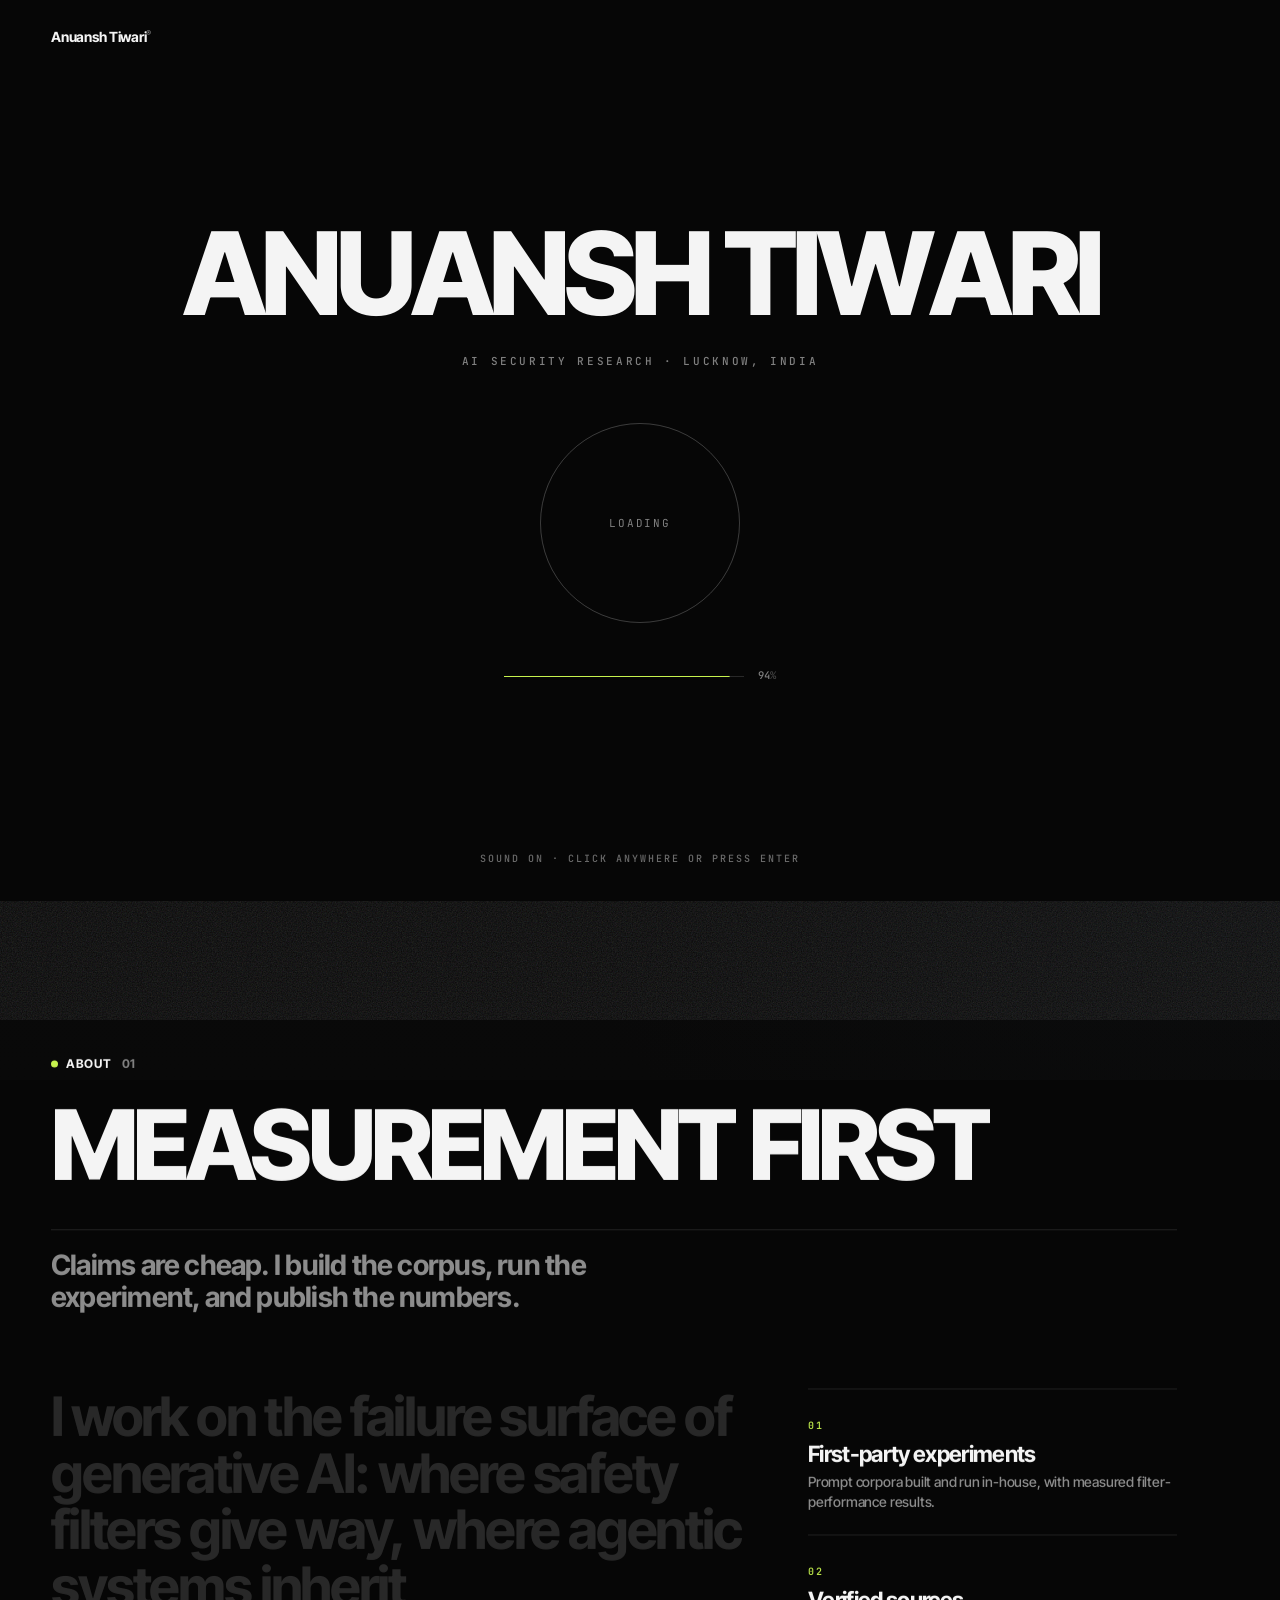
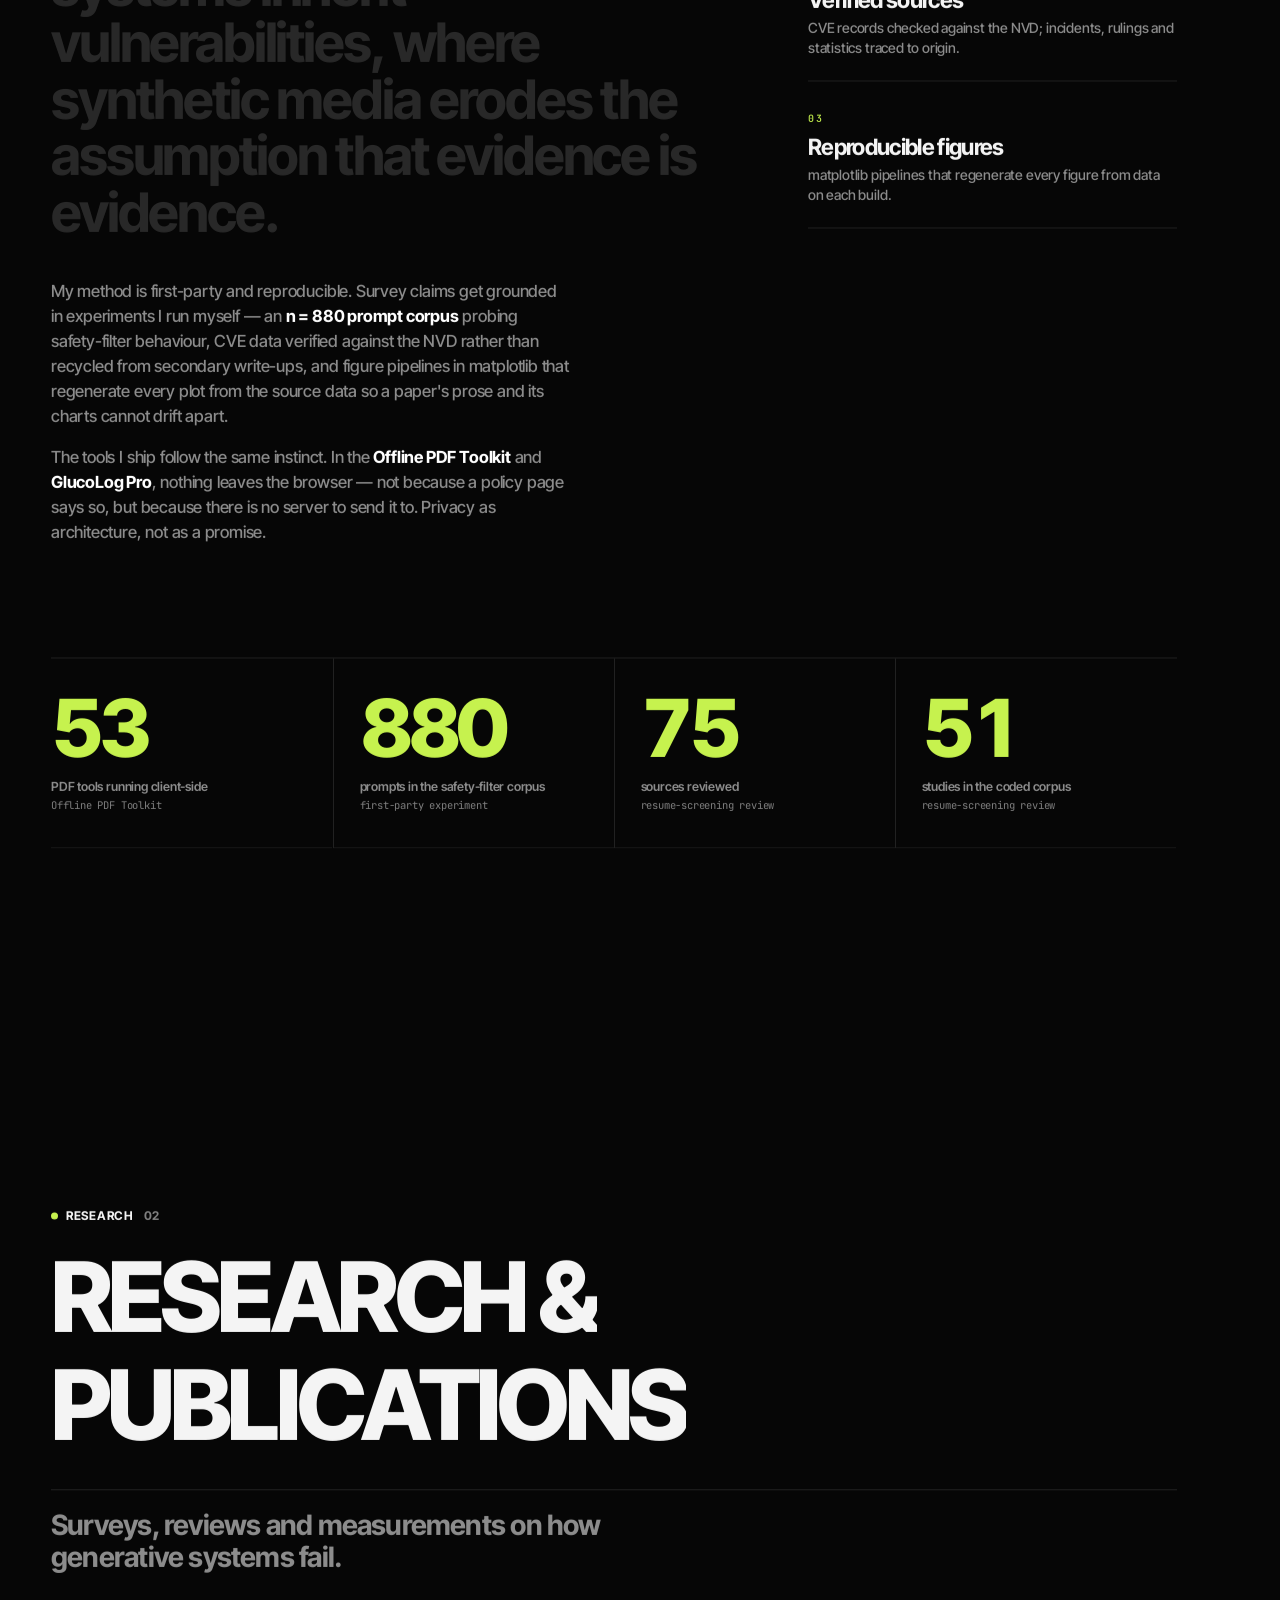
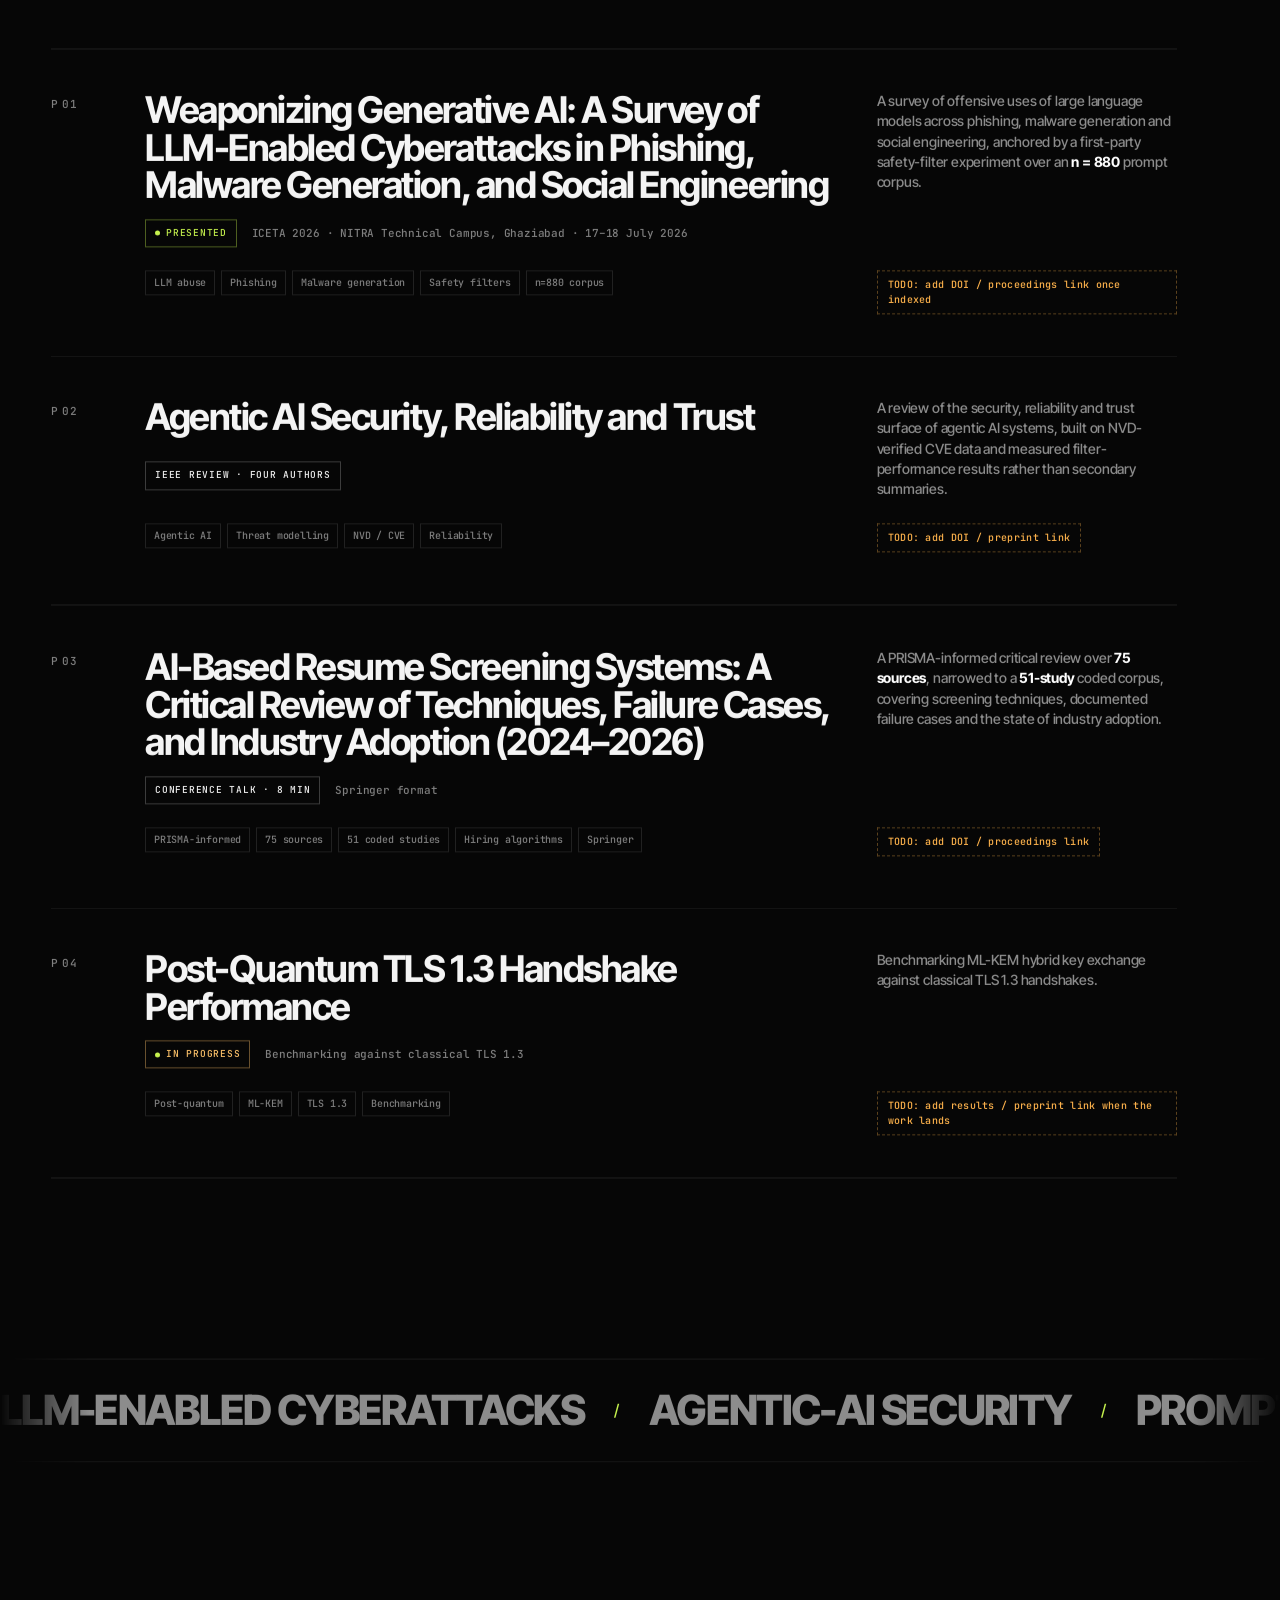
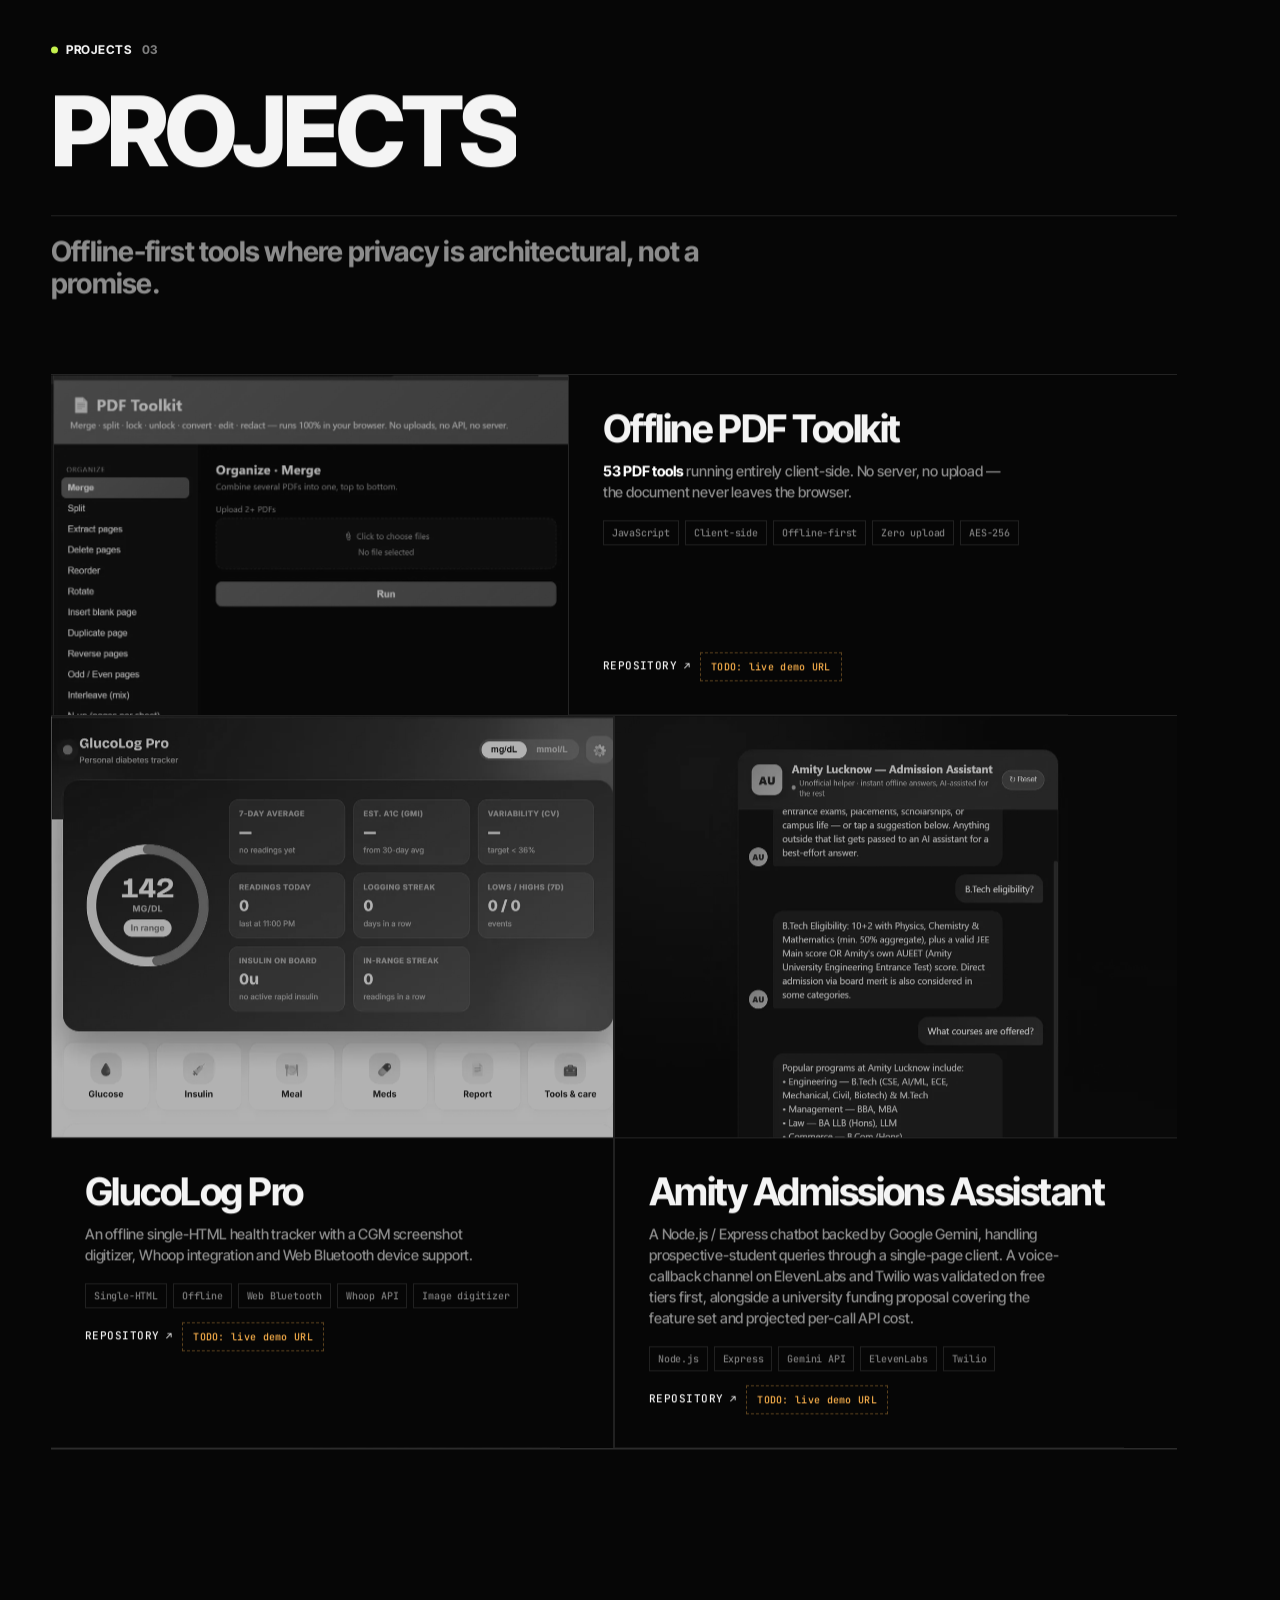
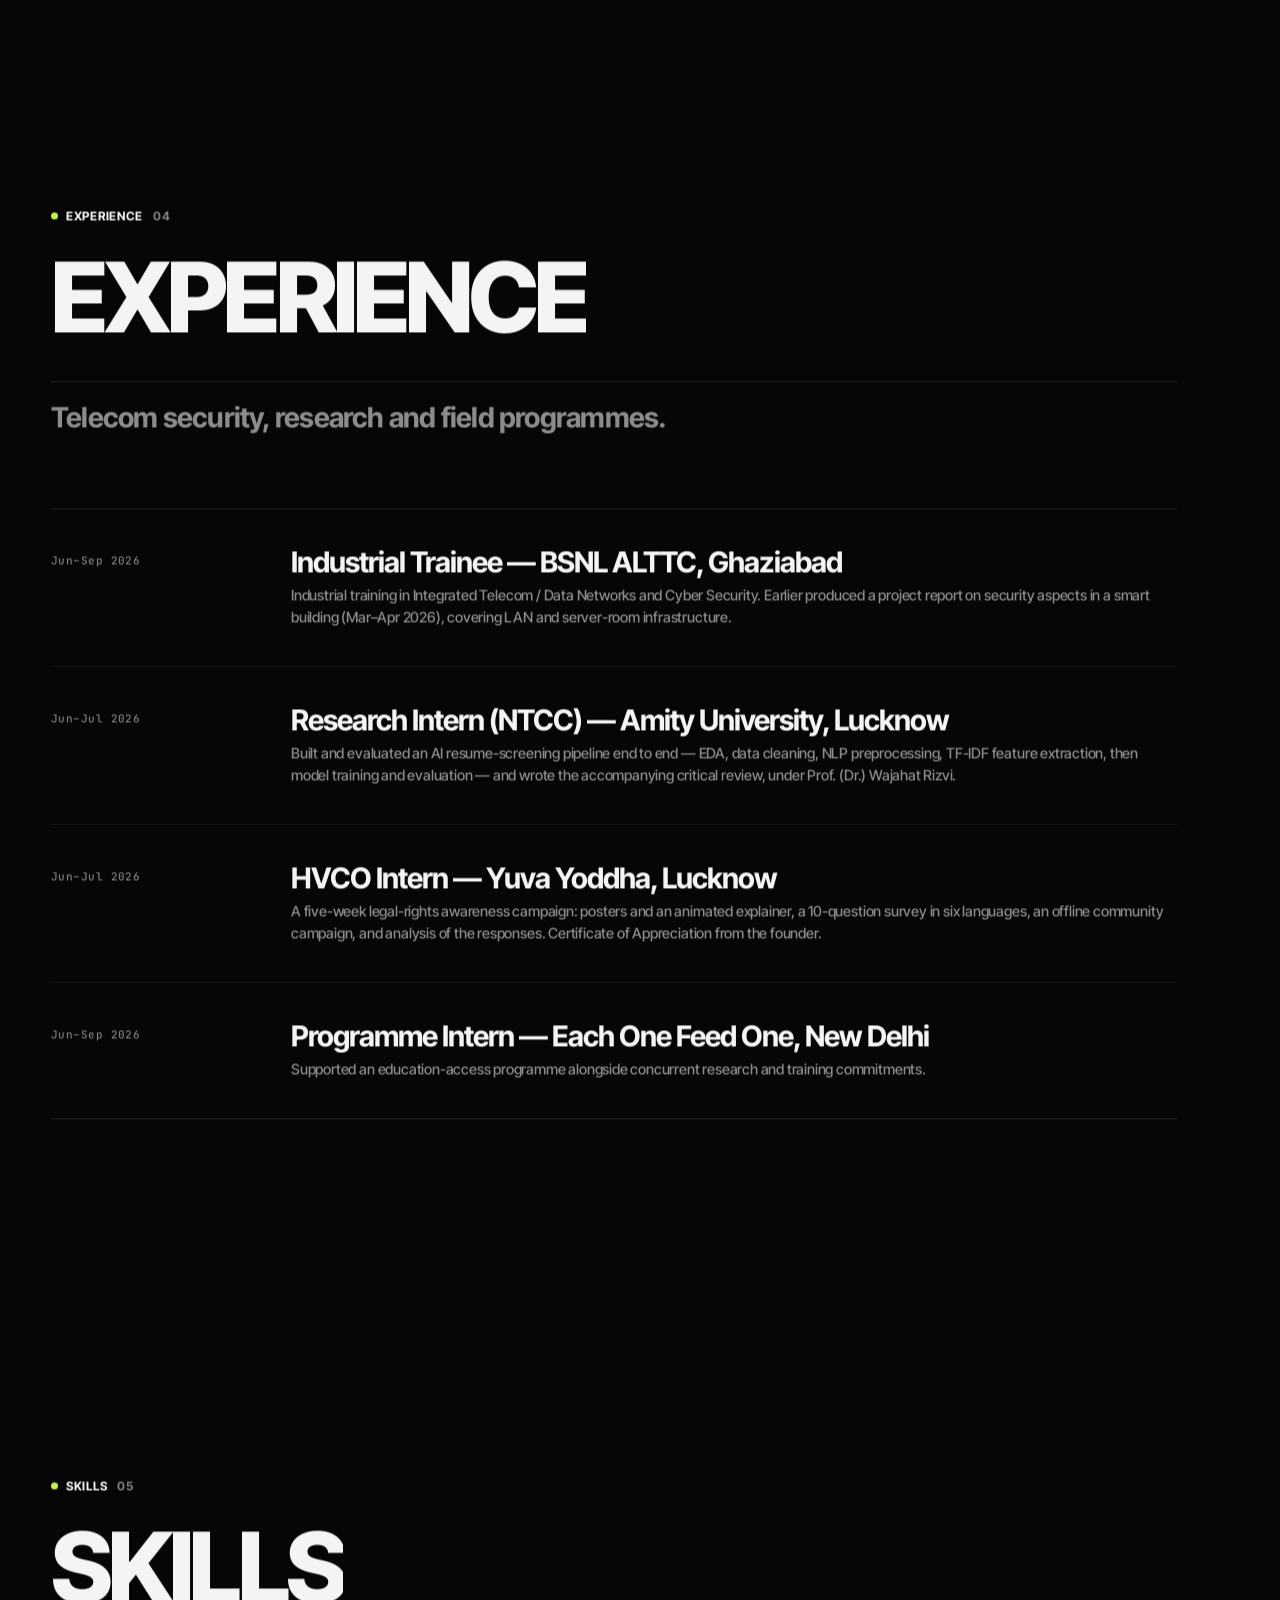
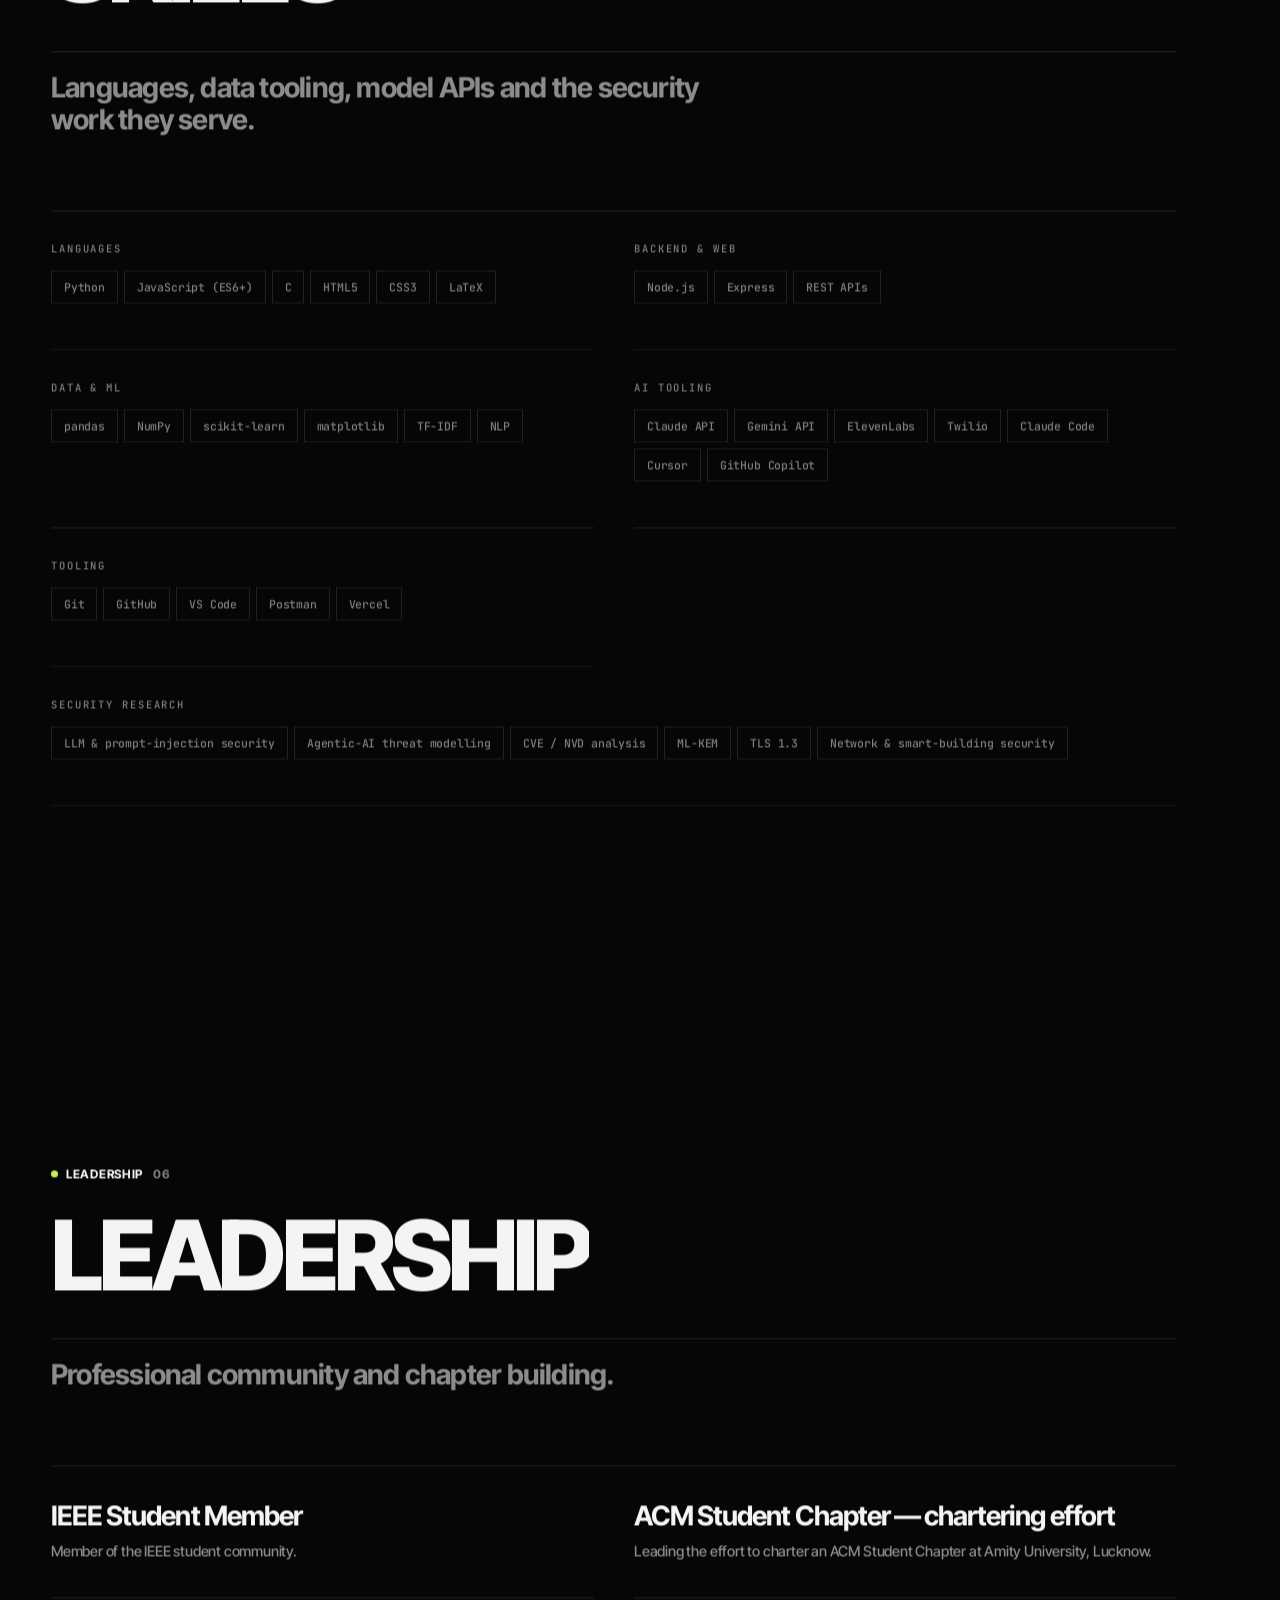
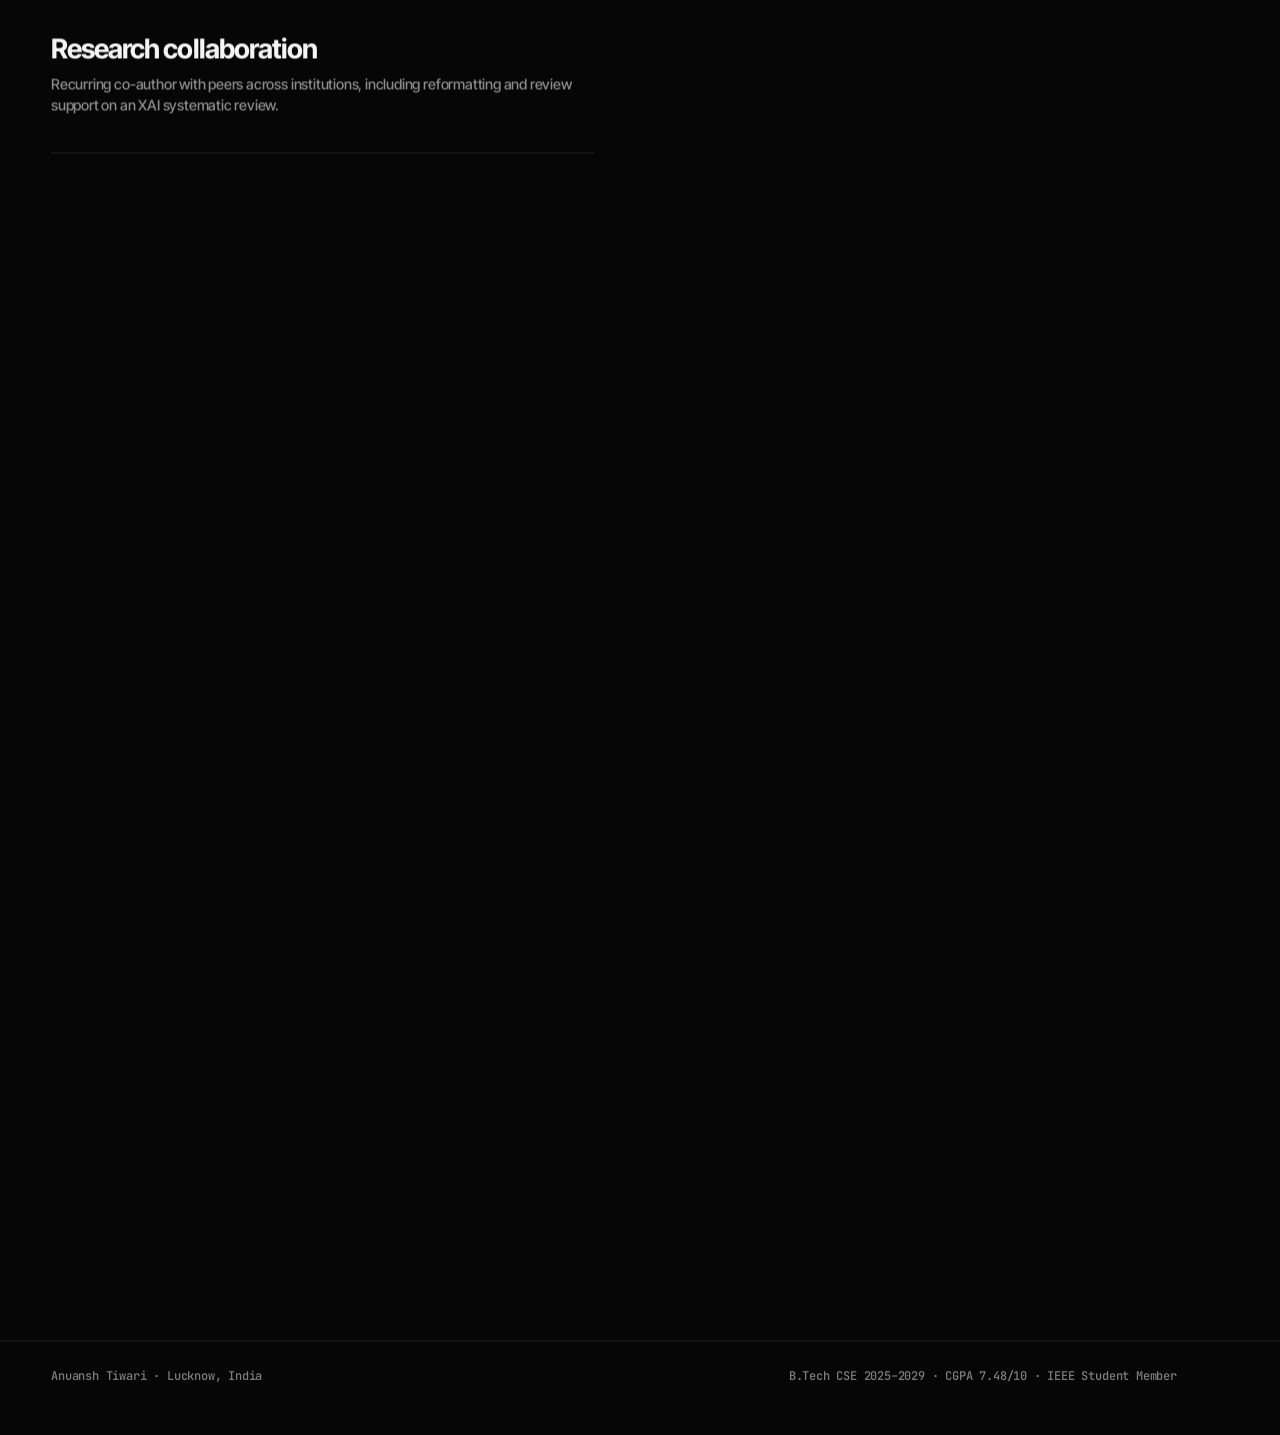
<file: index.html>
<!doctype html>
<html lang="en">
<head>
<meta charset="utf-8">
<meta name="viewport" content="width=device-width, initial-scale=1, viewport-fit=cover">
<title>Anuansh Tiwari — AI Security Research</title>
<meta name="description" content="Anuansh Tiwari — B.Tech CSE student at Amity University Uttar Pradesh, Lucknow. Research on LLM-enabled cyberattacks, agentic-AI security, AI resume screening and post-quantum cryptography.">
<meta name="author" content="Anuansh Tiwari">
<meta name="color-scheme" content="dark">
<meta name="theme-color" content="#07080a">

<meta property="og:type" content="website">
<meta property="og:title" content="Anuansh Tiwari — AI Security Research">
<meta property="og:description" content="I research how generative AI breaks — and build tools that don't.">
<!-- TODO: add og:url and og:image once the site is deployed and a social card exists -->

<link rel="icon" href="data:image/svg+xml,<svg xmlns='http://www.w3.org/2000/svg' viewBox='0 0 32 32'><rect width='32' height='32' rx='7' fill='%2307080a'/><path d='M8 23 16 9l8 14' stroke='%23c6f24e' stroke-width='2.4' fill='none' stroke-linejoin='round'/></svg>">

<link rel="preconnect" href="https://fonts.googleapis.com">
<link rel="preconnect" href="https://fonts.gstatic.com" crossorigin>
<link rel="stylesheet" href="https://fonts.googleapis.com/css2?family=Inter+Tight:wght@500;600;700;800&family=JetBrains+Mono:wght@400;500;700&display=swap">
<link rel="stylesheet" href="assets/css/style.css">
</head>

<body>
<a class="skip-link" href="#about">Skip to content</a>

<!-- Enter gate. Replaces the old auto-dismissing curtain: it does the same
     brand moment AND supplies the user gesture browsers require before audio
     may start. Once per session, keyboard-operable, instant on reduced motion. -->
<div class="gate" id="gate" hidden>
  <span class="gate__panel gate__panel--t" aria-hidden="true"></span>
  <span class="gate__panel gate__panel--b" aria-hidden="true"></span>

  <div class="gate__inner">
    <p class="gate__mark">Anuansh Tiwari<sup>&reg;</sup></p>

    <h2 class="gate__name"><span class="split" data-split="chars">Anuansh Tiwari</span></h2>
    <p class="gate__meta">AI security research &middot; Lucknow, India</p>

    <button class="gate__enter" id="gate-enter" type="button" disabled
            aria-label="Enter the site">
      <span class="gate__ring" aria-hidden="true"></span>
      <span class="gate__label" id="gate-label">Loading</span>
    </button>

    <p class="gate__load" aria-hidden="true">
      <span class="gate__bar"><i id="gate-bar"></i></span>
      <span class="gate__pct" id="gate-pct">00</span>
    </p>

    <p class="gate__hint" id="gate-hint">Click anywhere or press Enter</p>
  </div>
</div>

<!-- ambient layers -->
<div class="aurora" aria-hidden="true">
  <span class="orb orb--1" data-parallax data-speed="-0.05"><i></i></span>
  <span class="orb orb--2" data-parallax data-speed="0.04"><i></i></span>
  <span class="orb orb--3" data-parallax data-speed="-0.03"><i></i></span>
</div>
<!-- the backdrop renderer creates its own canvas here: a canvas can only
     ever hand out one kind of context, so WebGL and the 2D fallback
     cannot share one -->
<div class="field" id="field-host" aria-hidden="true"></div>
<div class="grain" aria-hidden="true"></div>

<!-- cursor (fine pointers only, built by JS) -->
<div class="cursor" id="cursor" aria-hidden="true">
  <span class="cursor__glow"></span>
</div>

<!-- scroll progress -->
<div class="progress" aria-hidden="true"><span class="progress__bar" id="progress-bar"></span></div>

<!-- nav -->
<header class="nav" id="nav">
  <div class="nav__inner">
    <a class="nav__brand" href="#top">
      <span class="nav__mark" aria-hidden="true">
        <svg viewBox="0 0 32 32" width="22" height="22"><path d="M8 23 16 9l8 14" stroke="currentColor" stroke-width="2.6" fill="none" stroke-linejoin="round"/></svg>
      </span>
      <span class="nav__name">Anuansh&nbsp;Tiwari</span>
      <span class="nav__role">AI security research</span>
    </a>

    <nav class="nav__links" id="nav-links" aria-label="Section navigation">
      <span class="nav__pill" id="nav-pill" aria-hidden="true"></span>
      <a href="#about" data-nav="about" data-decode>About</a>
      <a href="#research" data-nav="research" data-decode>Research</a>
      <a href="#projects" data-nav="projects" data-decode>Projects</a>
      <a href="#experience" data-nav="experience" data-decode>Experience</a>
      <a href="#skills" data-nav="skills" data-decode>Skills</a>
      <a href="#contact" data-nav="contact" data-decode>Contact</a>
    </nav>

    <div class="nav__meta">
      <span class="nav__pct" id="nav-pct" aria-hidden="true">00</span>
      <button class="nav__toggle" id="nav-toggle" aria-expanded="false" aria-controls="nav-drawer" aria-label="Open navigation">
        <span></span><span></span>
      </button>
    </div>
  </div>

  <div class="nav__drawer" id="nav-drawer" hidden>
    <a href="#about">About</a>
    <a href="#research">Research</a>
    <a href="#projects">Projects</a>
    <a href="#experience">Experience</a>
    <a href="#skills">Skills</a>
    <a href="#leadership">Leadership</a>
    <a href="#contact">Contact</a>
  </div>
</header>

<!-- section rail -->
<nav class="rail" id="rail" aria-label="Jump to section">
  <a href="#hero"       data-rail="hero"><span class="rail__bar"></span><span class="rail__label">Top</span></a>
  <a href="#about"      data-rail="about"><span class="rail__bar"></span><span class="rail__label">About</span></a>
  <a href="#research"   data-rail="research"><span class="rail__bar"></span><span class="rail__label">Research</span></a>
  <a href="#projects"   data-rail="projects"><span class="rail__bar"></span><span class="rail__label">Projects</span></a>
  <a href="#experience" data-rail="experience"><span class="rail__bar"></span><span class="rail__label">Experience</span></a>
  <a href="#skills"     data-rail="skills"><span class="rail__bar"></span><span class="rail__label">Skills</span></a>
  <a href="#leadership" data-rail="leadership"><span class="rail__bar"></span><span class="rail__label">Leadership</span></a>
  <a href="#contact"    data-rail="contact"><span class="rail__bar"></span><span class="rail__label">Contact</span></a>
</nav>

<main id="top">

<!-- ═══════════ HERO ═══════════ -->
<section class="hero" id="hero" data-section="hero">
  <div class="hero__grid" aria-hidden="true" data-parallax data-speed="-0.07"></div>

  <span class="edge edge--l" aria-hidden="true">AI SECURITY RESEARCH</span>
  <span class="edge edge--r" aria-hidden="true">LUCKNOW, INDIA</span>

  <div class="shell hero__shell" id="hero-shell" data-hero-parallax>
    <div class="hero__grid-l">
      <h1 class="hero__title" data-hero="2">
        <span class="split" data-split="chars">Anuansh Tiwari</span>
      </h1>

      <p class="hero__lede" data-hero="3">
        I research how generative AI breaks &mdash; <em>and build tools that don&rsquo;t.</em>
      </p>

      <div class="hero__links" data-hero="5">
        <a class="btn btn--primary magnetic" href="mailto:anuanshtiwari191@gmail.com">
          <span>anuanshtiwari191@gmail.com</span>
        </a>
        <a class="btn magnetic" href="https://github.com/glassgotlazy" target="_blank" rel="noopener">GitHub</a>
        <a class="btn magnetic" href="https://linkedin.com/in/anuansh" target="_blank" rel="noopener">LinkedIn</a>
        <a class="btn magnetic" href="https://orcid.org/0009-0007-4226-7925" target="_blank" rel="noopener">ORCID</a>
        <a class="btn magnetic" href="tel:+919871503105">+91&nbsp;98715&nbsp;03105</a>
      </div>
    </div>

    <aside class="meta" data-hero="1">
      <p class="meta__block">
        B.Tech CSE<br>
        Amity School of Engineering &amp; Technology<br>
        Amity University Uttar Pradesh, Lucknow<br>
        2025&ndash;2029 &middot; CGPA 7.48/10
      </p>
      <p class="meta__block">
        IEEE Student Member<br>
        ORCID 0009-0007-4226-7925<br>
        Lucknow, India<br>
        &copy;2026
      </p>
    </aside>
  </div>

  <div class="hero__cue" data-hero="6" aria-hidden="true">
    <span class="hero__cue-line"></span>
    <span class="hero__cue-text">scroll</span>
  </div>
</section>

<!-- ═══════════ ABOUT ═══════════ -->
<section class="section" id="about" data-section="about">
  <div class="shell">
    <header class="sec-head" data-reveal-group>
      <span class="sec-head__idx" data-reveal="left" data-decode-on-reveal><i class="bul"></i><span class="lbl">ABOUT</span><b>01</b></span>
      <h2 class="sec-head__title" data-reveal="title"><span class="split" data-split="words">Measurement first</span></h2>
      <span class="sec-head__rule" data-reveal="rule" aria-hidden="true"></span>
      <p class="sec-head__sub" data-reveal>Claims are cheap. I build the corpus, run the experiment, and publish the numbers.</p>
    </header>

    <div class="about">
      <div class="about__prose" data-reveal-group>
        <p class="lede lit" data-split="lit">I work on the failure surface of generative AI: where safety filters give way, where agentic systems inherit vulnerabilities, where synthetic media erodes the assumption that evidence is evidence.</p>
        <p data-reveal>
          My method is first-party and reproducible. Survey claims get grounded in experiments I run
          myself &mdash; an <strong>n&nbsp;=&nbsp;880 prompt corpus</strong> probing safety-filter behaviour,
          CVE data verified against the NVD rather than recycled from secondary write-ups, and figure
          pipelines in matplotlib that regenerate every plot from the source data so a paper's prose and
          its charts cannot drift apart.
        </p>
        <p data-reveal>
          The tools I ship follow the same instinct. In the <strong>Offline PDF Toolkit</strong> and
          <strong>GlucoLog&nbsp;Pro</strong>, nothing leaves the browser &mdash; not because a policy page
          says so, but because there is no server to send it to. Privacy as architecture, not as a promise.
        </p>
      </div>

      <aside class="about__pillars" data-reveal-group>
        <div class="pillar glow" data-reveal data-tilt data-tilt-soft>
          <span class="pillar__k">01</span>
          <h3>First-party experiments</h3>
          <p>Prompt corpora built and run in-house, with measured filter-performance results.</p>
        </div>
        <div class="pillar glow" data-reveal data-tilt data-tilt-soft>
          <span class="pillar__k">02</span>
          <h3>Verified sources</h3>
          <p>CVE records checked against the NVD; incidents, rulings and statistics traced to origin.</p>
        </div>
        <div class="pillar glow" data-reveal data-tilt data-tilt-soft>
          <span class="pillar__k">03</span>
          <h3>Reproducible figures</h3>
          <p>matplotlib pipelines that regenerate every figure from data on each build.</p>
        </div>
      </aside>
    </div>

    <div class="counters" data-reveal-group>
      <div class="counter" data-reveal="scale">
        <span class="counter__num" data-count="53">0</span>
        <span class="counter__label">PDF tools running client-side<br><i>Offline PDF Toolkit</i></span>
      </div>
      <div class="counter" data-reveal="scale">
        <span class="counter__num" data-count="880">0</span>
        <span class="counter__label">prompts in the safety-filter corpus<br><i>first-party experiment</i></span>
      </div>
      <div class="counter" data-reveal="scale">
        <span class="counter__num" data-count="75">0</span>
        <span class="counter__label">sources reviewed<br><i>resume-screening review</i></span>
      </div>
      <div class="counter" data-reveal="scale">
        <span class="counter__num" data-count="51">0</span>
        <span class="counter__label">studies in the coded corpus<br><i>resume-screening review</i></span>
      </div>
    </div>
  </div>
</section>

<!-- ═══════════ RESEARCH ═══════════ -->
<section class="section" id="research" data-section="research">
  <div class="shell">
    <header class="sec-head" data-reveal-group>
      <span class="sec-head__idx" data-reveal="left" data-decode-on-reveal><i class="bul"></i><span class="lbl">RESEARCH</span><b>02</b></span>
      <h2 class="sec-head__title" data-reveal="title"><span class="split" data-split="words">Research &amp; publications</span></h2>
      <span class="sec-head__rule" data-reveal="rule" aria-hidden="true"></span>
      <p class="sec-head__sub" data-reveal>Surveys, reviews and measurements on how generative systems fail.</p>
    </header>

    <ol class="papers" data-reveal-group>

      <li class="paper glow" data-reveal data-tilt>
        <span class="paper__idx">P&thinsp;01</span>
        <h3 class="paper__title">Weaponizing Generative AI: A Survey of LLM-Enabled Cyberattacks in Phishing, Malware Generation, and Social Engineering</h3>
        <p class="paper__venue"><span class="tag tag--live"><span class="tag__dot"></span>Presented</span> ICETA 2026 &middot; NITRA Technical Campus, Ghaziabad &middot; 17&ndash;18 July 2026</p>
        <p class="paper__body">
          A survey of offensive uses of large language models across phishing, malware generation and
          social engineering, anchored by a first-party safety-filter experiment over an
          <strong>n&nbsp;=&nbsp;880</strong> prompt corpus.
        </p>
        <ul class="chips" data-stagger>
          <li>LLM abuse</li><li>Phishing</li><li>Malware generation</li><li>Safety filters</li><li>n=880 corpus</li>
        </ul>
        <p class="todo">TODO: add DOI / proceedings link once indexed</p>
      </li>

      <li class="paper glow" data-reveal data-tilt>
        <span class="paper__idx">P&thinsp;02</span>
        <h3 class="paper__title">Agentic AI Security, Reliability and Trust</h3>
        <p class="paper__venue"><span class="tag">IEEE review · four authors</span></p>
        <p class="paper__body">
          A review of the security, reliability and trust surface of agentic AI systems, built on
          NVD-verified CVE data and measured filter-performance results rather than secondary summaries.
        </p>
        <ul class="chips" data-stagger>
          <li>Agentic AI</li><li>Threat modelling</li><li>NVD / CVE</li><li>Reliability</li>
        </ul>
        <p class="todo">TODO: add DOI / preprint link</p>
      </li>

      <li class="paper glow" data-reveal data-tilt>
        <span class="paper__idx">P&thinsp;03</span>
        <h3 class="paper__title">AI-Based Resume Screening Systems: A Critical Review of Techniques, Failure Cases, and Industry Adoption (2024&ndash;2026)</h3>
        <p class="paper__venue"><span class="tag">Conference talk · 8 min</span> Springer format</p>
        <p class="paper__body">
          A PRISMA-informed critical review over <strong>75 sources</strong>, narrowed to a
          <strong>51-study</strong> coded corpus, covering screening techniques, documented failure cases
          and the state of industry adoption.
        </p>
        <ul class="chips" data-stagger>
          <li>PRISMA-informed</li><li>75 sources</li><li>51 coded studies</li><li>Hiring algorithms</li><li>Springer</li>
        </ul>
        <p class="todo">TODO: add DOI / proceedings link</p>
      </li>

      <li class="paper glow" data-reveal data-tilt>
        <span class="paper__idx">P&thinsp;04</span>
        <h3 class="paper__title">Post-Quantum TLS 1.3 Handshake Performance</h3>
        <p class="paper__venue"><span class="tag tag--wip"><span class="tag__dot"></span>In progress</span> Benchmarking against classical TLS&nbsp;1.3</p>
        <p class="paper__body">
          Benchmarking ML-KEM hybrid key exchange against classical TLS&nbsp;1.3 handshakes.
        </p>
        <ul class="chips" data-stagger>
          <li>Post-quantum</li><li>ML-KEM</li><li>TLS 1.3</li><li>Benchmarking</li>
        </ul>
        <p class="todo">TODO: add results / preprint link when the work lands</p>
      </li>

    </ol>
  </div>
</section>

<!-- ═══════════ MARQUEE ═══════════ -->
<div class="marquee" aria-hidden="true">
  <div class="marquee__track" id="marquee-track">
    <span class="marquee__row">
      <b>LLM-enabled cyberattacks</b><i>/</i><b>Agentic-AI security</b><i>/</i><b>Prompt-injection</b><i>/</i><b>CVE &amp; NVD analysis</b><i>/</i><b>AI resume screening</b><i>/</i><b>Post-quantum cryptography</b><i>/</i><b>ML-KEM</b><i>/</i><b>TLS 1.3</b><i>/</i><b>Offline-first tooling</b><i>/</i>
    </span>
  </div>
</div>

<!-- ═══════════ PROJECTS ═══════════ -->
<section class="section" id="projects" data-section="projects">
  <div class="shell">
    <header class="sec-head" data-reveal-group>
      <span class="sec-head__idx" data-reveal="left" data-decode-on-reveal><i class="bul"></i><span class="lbl">PROJECTS</span><b>03</b></span>
      <h2 class="sec-head__title" data-reveal="title"><span class="split" data-split="words">Projects</span></h2>
      <span class="sec-head__rule" data-reveal="rule" aria-hidden="true"></span>
      <p class="sec-head__sub" data-reveal>Offline-first tools where privacy is architectural, not a promise.</p>
    </header>

    <div class="projects" data-reveal-group>

      <article class="project project--wide glow" data-reveal data-tilt>
        <div class="project__shot">
          <img src="assets/img/pdf-toolkit.webp" width="1100" height="1233" alt="Offline PDF Toolkit — the Organize / Merge tool, with the full list of tools in the sidebar and the header stating it runs entirely in the browser" loading="lazy" decoding="async">
          <img class="project__alt" src="assets/img/pdf-toolkit-lock.webp" width="1100" height="1226" alt="" aria-hidden="true" loading="lazy" decoding="async">
        </div>
        <div class="project__body">
          <h3 class="project__title">Offline PDF Toolkit</h3>
          <p class="project__desc">
            <strong>53 PDF tools</strong> running entirely client-side. No server, no upload &mdash; the
            document never leaves the browser.
          </p>
          <ul class="chips" data-stagger>
            <li>JavaScript</li><li>Client-side</li><li>Offline-first</li><li>Zero upload</li><li>AES-256</li>
          </ul>
          <p class="project__links">
            <a href="https://github.com/glassgotlazy/pdf-tools" target="_blank" rel="noopener">Repository</a>
            <span class="todo">TODO: live demo URL</span>
          </p>
        </div>
      </article>

      <article class="project glow" data-reveal data-tilt>
        <div class="project__shot">
          <img src="assets/img/glucolog.webp" width="1100" height="1235" alt="GlucoLog Pro — the home dashboard showing a 142 mg/dL reading in range, seven-day average, estimated A1C, variability and insulin-on-board tiles" loading="lazy" decoding="async">
          <img class="project__alt" src="assets/img/glucolog-care.webp" width="1100" height="1208" alt="" aria-hidden="true" loading="lazy" decoding="async">
        </div>
        <div class="project__body">
          <h3 class="project__title">GlucoLog Pro</h3>
          <p class="project__desc">
            An offline single-HTML health tracker with a CGM screenshot digitizer, Whoop integration and
            Web Bluetooth device support.
          </p>
          <ul class="chips" data-stagger>
            <li>Single-HTML</li><li>Offline</li><li>Web Bluetooth</li><li>Whoop API</li><li>Image digitizer</li>
          </ul>
          <p class="project__links">
            <a href="https://github.com/glassgotlazy/glucolog-pro" target="_blank" rel="noopener">Repository</a>
            <span class="todo">TODO: live demo URL</span>
          </p>
        </div>
      </article>

      <article class="project glow" data-reveal data-tilt>
        <div class="project__shot">
          <img src="assets/img/amity-assistant.webp" width="1100" height="1166" alt="Amity Admissions Assistant — a chat exchange answering B.Tech eligibility and the list of programmes offered, with suggested follow-up questions" loading="lazy" decoding="async">
        </div>
        <div class="project__body">
          <h3 class="project__title">Amity Admissions Assistant</h3>
          <p class="project__desc">
            A Node.js / Express chatbot backed by Google Gemini, handling prospective-student queries
            through a single-page client. A voice-callback channel on ElevenLabs and Twilio was
            validated on free tiers first, alongside a university funding proposal covering the
            feature set and projected per-call API cost.
          </p>
          <ul class="chips" data-stagger>
            <li>Node.js</li><li>Express</li><li>Gemini API</li><li>ElevenLabs</li><li>Twilio</li>
          </ul>
          <p class="project__links">
            <a href="https://github.com/glassgotlazy/amity-ass-chat-bot" target="_blank" rel="noopener">Repository</a>
            <span class="todo">TODO: live demo URL</span>
          </p>
        </div>
      </article>

    </div>
  </div>
</section>

<!-- ═══════════ EXPERIENCE ═══════════ -->
<section class="section" id="experience" data-section="experience">
  <div class="shell">
    <header class="sec-head" data-reveal-group>
      <span class="sec-head__idx" data-reveal="left" data-decode-on-reveal><i class="bul"></i><span class="lbl">EXPERIENCE</span><b>04</b></span>
      <h2 class="sec-head__title" data-reveal="title"><span class="split" data-split="words">Experience</span></h2>
      <span class="sec-head__rule" data-reveal="rule" aria-hidden="true"></span>
      <p class="sec-head__sub" data-reveal>Telecom security, research and field programmes.</p>
    </header>

    <ol class="timeline" data-reveal-group>
      <li class="tl" data-reveal>
        <span class="tl__dot" aria-hidden="true"></span>
        <span class="tl__when">Jun&ndash;Sep 2026</span>
        <div class="tl__body">
          <h3>Industrial Trainee &mdash; BSNL ALTTC, Ghaziabad</h3>
          <p>
            Industrial training in Integrated Telecom / Data Networks and Cyber Security. Earlier
            produced a project report on security aspects in a smart building (Mar&ndash;Apr 2026),
            covering LAN and server-room infrastructure.
          </p>
        </div>
      </li>
      <li class="tl" data-reveal>
        <span class="tl__dot" aria-hidden="true"></span>
        <span class="tl__when">Jun&ndash;Jul 2026</span>
        <div class="tl__body">
          <h3>Research Intern (NTCC) &mdash; Amity University, Lucknow</h3>
          <p>
            Built and evaluated an AI resume-screening pipeline end to end &mdash; EDA, data cleaning,
            NLP preprocessing, TF-IDF feature extraction, then model training and evaluation &mdash;
            and wrote the accompanying critical review, under Prof.&nbsp;(Dr.)&nbsp;Wajahat Rizvi.
          </p>
        </div>
      </li>
      <li class="tl" data-reveal>
        <span class="tl__dot" aria-hidden="true"></span>
        <span class="tl__when">Jun&ndash;Jul 2026</span>
        <div class="tl__body">
          <h3>HVCO Intern &mdash; Yuva Yoddha, Lucknow</h3>
          <p>
            A five-week legal-rights awareness campaign: posters and an animated explainer, a
            10-question survey in six languages, an offline community campaign, and analysis of the
            responses. Certificate of Appreciation from the founder.
          </p>
        </div>
      </li>
      <li class="tl" data-reveal>
        <span class="tl__dot" aria-hidden="true"></span>
        <span class="tl__when">Jun&ndash;Sep 2026</span>
        <div class="tl__body">
          <h3>Programme Intern &mdash; Each One Feed One, New Delhi</h3>
          <p>
            Supported an education-access programme alongside concurrent research and training
            commitments.
          </p>
        </div>
      </li>
    </ol>
  </div>
</section>

<!-- ═══════════ SKILLS ═══════════ -->
<section class="section" id="skills" data-section="skills">
  <div class="shell">
    <header class="sec-head" data-reveal-group>
      <span class="sec-head__idx" data-reveal="left" data-decode-on-reveal><i class="bul"></i><span class="lbl">SKILLS</span><b>05</b></span>
      <h2 class="sec-head__title" data-reveal="title"><span class="split" data-split="words">Skills</span></h2>
      <span class="sec-head__rule" data-reveal="rule" aria-hidden="true"></span>
      <p class="sec-head__sub" data-reveal>Languages, data tooling, model APIs and the security work they serve.</p>
    </header>

    <div class="skills" data-reveal-group>
      <div class="skillset glow" data-reveal data-tilt data-tilt-soft>
        <h3>Languages</h3>
        <ul class="chips chips--lg" data-stagger>
          <li>Python</li><li>JavaScript (ES6+)</li><li>C</li><li>HTML5</li><li>CSS3</li><li>LaTeX</li>
        </ul>
      </div>
      <div class="skillset glow" data-reveal data-tilt data-tilt-soft>
        <h3>Backend &amp; web</h3>
        <ul class="chips chips--lg" data-stagger>
          <li>Node.js</li><li>Express</li><li>REST APIs</li>
        </ul>
      </div>
      <div class="skillset glow" data-reveal data-tilt data-tilt-soft>
        <h3>Data &amp; ML</h3>
        <ul class="chips chips--lg" data-stagger>
          <li>pandas</li><li>NumPy</li><li>scikit-learn</li><li>matplotlib</li><li>TF-IDF</li><li>NLP</li>
        </ul>
      </div>
      <div class="skillset glow" data-reveal data-tilt data-tilt-soft>
        <h3>AI tooling</h3>
        <ul class="chips chips--lg" data-stagger>
          <li>Claude API</li><li>Gemini API</li><li>ElevenLabs</li><li>Twilio</li><li>Claude Code</li><li>Cursor</li><li>GitHub Copilot</li>
        </ul>
      </div>
      <div class="skillset glow" data-reveal data-tilt data-tilt-soft>
        <h3>Tooling</h3>
        <ul class="chips chips--lg" data-stagger>
          <li>Git</li><li>GitHub</li><li>VS Code</li><li>Postman</li><li>Vercel</li>
        </ul>
      </div>
      <div class="skillset skillset--wide glow" data-reveal data-tilt data-tilt-soft>
        <h3>Security research</h3>
        <ul class="chips chips--lg" data-stagger>
          <li>LLM &amp; prompt-injection security</li><li>Agentic-AI threat modelling</li><li>CVE / NVD analysis</li><li>ML-KEM</li><li>TLS 1.3</li><li>Network &amp; smart-building security</li>
        </ul>
      </div>
    </div>
  </div>
</section>

<!-- ═══════════ LEADERSHIP ═══════════ -->
<section class="section" id="leadership" data-section="leadership">
  <div class="shell">
    <header class="sec-head" data-reveal-group>
      <span class="sec-head__idx" data-reveal="left" data-decode-on-reveal><i class="bul"></i><span class="lbl">LEADERSHIP</span><b>06</b></span>
      <h2 class="sec-head__title" data-reveal="title"><span class="split" data-split="words">Leadership</span></h2>
      <span class="sec-head__rule" data-reveal="rule" aria-hidden="true"></span>
      <p class="sec-head__sub" data-reveal>Professional community and chapter building.</p>
    </header>

    <div class="lead" data-reveal-group>
      <div class="lead__card glow" data-reveal data-tilt>
        <h3>IEEE Student Member</h3>
        <p>Member of the IEEE student community.</p>
      </div>
      <div class="lead__card glow" data-reveal data-tilt>
        <h3>ACM Student Chapter &mdash; chartering effort</h3>
        <p>Leading the effort to charter an ACM Student Chapter at Amity University, Lucknow.</p>
      </div>
      <div class="lead__card glow" data-reveal data-tilt>
        <h3>Research collaboration</h3>
        <p>
          Recurring co-author with peers across institutions, including reformatting and review
          support on an XAI systematic review.
        </p>
      </div>
    </div>
  </div>
</section>

<!-- ═══════════ CONTACT ═══════════ -->
<section class="section section--contact" id="contact" data-section="contact">
  <div class="shell">
    <div class="cta" data-reveal-group>
      <p class="cta__eyebrow" data-reveal data-decode-on-reveal><i class="bul"></i><span class="lbl">CONTACT</span><b>07</b></p>
      <h2 class="cta__title" data-reveal="title">
        <span class="split" data-split="chars">Let&rsquo;s compare notes.</span>
      </h2>
      <p class="cta__sub" data-reveal>
        Open to research collaboration, conference conversations and internship opportunities in AI
        security and applied cryptography.
      </p>

      <div class="cta__actions" data-reveal>
        <span class="copyfield">
          <a class="btn btn--primary btn--lg magnetic" href="mailto:anuanshtiwari191@gmail.com">anuanshtiwari191@gmail.com</a>
          <button class="copy" type="button" data-copy="anuanshtiwari191@gmail.com" aria-label="Copy email address">
            <svg class="copy__i copy__i--doc" viewBox="0 0 24 24" width="15" height="15" fill="none" stroke="currentColor" stroke-width="2" stroke-linecap="round" stroke-linejoin="round"><rect x="9" y="9" width="12" height="12" rx="2"/><path d="M5 15H4a2 2 0 0 1-2-2V4a2 2 0 0 1 2-2h9a2 2 0 0 1 2 2v1"/></svg>
            <svg class="copy__i copy__i--ok" viewBox="0 0 24 24" width="15" height="15" fill="none" stroke="currentColor" stroke-width="2.4" stroke-linecap="round" stroke-linejoin="round"><path d="M20 6 9 17l-5-5"/></svg>
          </button>
        </span>
        <span class="copyfield">
          <a class="btn btn--lg magnetic" href="tel:+919871503105">+91&nbsp;98715&nbsp;03105</a>
          <button class="copy" type="button" data-copy="+919871503105" aria-label="Copy phone number">
            <svg class="copy__i copy__i--doc" viewBox="0 0 24 24" width="15" height="15" fill="none" stroke="currentColor" stroke-width="2" stroke-linecap="round" stroke-linejoin="round"><rect x="9" y="9" width="12" height="12" rx="2"/><path d="M5 15H4a2 2 0 0 1-2-2V4a2 2 0 0 1 2-2h9a2 2 0 0 1 2 2v1"/></svg>
            <svg class="copy__i copy__i--ok" viewBox="0 0 24 24" width="15" height="15" fill="none" stroke="currentColor" stroke-width="2.4" stroke-linecap="round" stroke-linejoin="round"><path d="M20 6 9 17l-5-5"/></svg>
          </button>
        </span>
      </div>

      <ul class="cta__links" data-reveal>
        <li><a href="https://github.com/glassgotlazy" target="_blank" rel="noopener">github.com/glassgotlazy</a></li>
        <li><a href="https://linkedin.com/in/anuansh" target="_blank" rel="noopener">linkedin.com/in/anuansh</a></li>
        <li><a href="https://orcid.org/0009-0007-4226-7925" target="_blank" rel="noopener">ORCID 0009-0007-4226-7925</a></li>
      </ul>
      <p class="cta__cv" data-reveal>
        <a href="assets/docs/anuansh-tiwari-resume-2026.pdf" target="_blank" rel="noopener">Résumé &mdash; PDF</a>
      </p>
    </div>
  </div>

  <footer class="foot">
    <div class="shell foot__inner">
      <span>Anuansh Tiwari &middot; Lucknow, India</span>
      <span class="foot__mono">B.Tech CSE 2025&ndash;2029 &middot; CGPA 7.48/10 &middot; IEEE Student Member</span>
    </div>
  </footer>
</section>

</main>

<!-- TODO: drop your track at assets/audio/ambient.(mp3|ogg|wav).
     Until a file is present the player hides itself rather than showing a
     control that cannot do anything. -->
<audio id="track" loop preload="none" playsinline>
  <source src="assets/audio/ambient.mp3" type="audio/mpeg">
  <source src="assets/audio/ambient.ogg" type="audio/ogg">
  <source src="assets/audio/ambient.wav" type="audio/wav">
</audio>

<button class="pill" id="sound" type="button" aria-pressed="false" hidden>
  <span class="pill__eq" aria-hidden="true"><i></i><i></i><i></i></span>
  <span class="pill__label">Sound off</span>
</button>

<div class="toast" id="toast" role="status" aria-live="polite"></div>

<script src="assets/js/main.js" defer></script>
</body>
</html>
</file>
<file: assets/css/style.css>
/* ══════════════════════════════════════════════════════════════
   Anuansh Tiwari — portfolio
   Near-monochrome, heavy grain, square edges, display-scale
   grotesque. Motion-heavy and scroll-driven.
   ══════════════════════════════════════════════════════════════ */

:root{
  --bg:#060606;
  --bg-2:#0b0b0b;
  --surface:rgba(255,255,255,.028);
  --surface-2:rgba(255,255,255,.055);
  --line:rgba(255,255,255,.11);
  --line-2:rgba(255,255,255,.22);

  --text:#f4f4f4;      /* headlines */
  --body:#8c8c8c;      /* body copy — low contrast on purpose */
  --muted:#808080;   /* 5.1:1 on the page background — passes AA */
  --dim:#6b6b6b;     /* 3.8:1 — decorative marks only, never body copy */

  /* the one signal colour, used sparingly: bullets, active marks, counters */
  --accent:#c6f24e;
  --accent-ink:#0b1004;
  --accent-soft:rgba(198,242,78,.12);
  --accent-line:rgba(198,242,78,.38);

  --font:"Inter Tight","Inter",ui-sans-serif,system-ui,-apple-system,"Helvetica Neue",sans-serif;
  --font-mono:"JetBrains Mono",ui-monospace,SFMono-Regular,Menlo,Consolas,monospace;

  --shell:1320px;
  --gutter:clamp(18px,4vw,56px);

  --ease:cubic-bezier(.22,.9,.24,1);
  --ease-out:cubic-bezier(.16,1,.3,1);

  --sp:0;
  --nav-h:60px;
}

*,*::before,*::after{box-sizing:border-box}

html{
  -webkit-text-size-adjust:100%;
  scroll-behavior:smooth;
  scroll-padding-top:calc(var(--nav-h) + 20px);
}

body{
  margin:0;
  background:var(--bg);
  color:var(--text);
  font-family:var(--font);
  font-size:clamp(15px,.3vw + 14px,16px);
  font-weight:500;
  line-height:1.5;
  letter-spacing:-.012em;
  overflow-x:hidden;
  -webkit-font-smoothing:antialiased;
}

/* scroll-driven wash — near-monochrome, only a breath of hue */
body::before{
  content:"";position:fixed;inset:-20vh -10vw;z-index:-4;pointer-events:none;
  background:
    radial-gradient(62vw 56vh at calc(16% + var(--sp) * 66%) calc(4% + var(--sp) * 28%),
      hsl(calc(70 + var(--sp) * 180) 18% 11% / calc(.42 - var(--sp) * .12)), transparent 66%),
    radial-gradient(72vw 62vh at calc(88% - var(--sp) * 72%) calc(86% - var(--sp) * 36%),
      hsl(calc(210 + var(--sp) * 60) 16% 10% / calc(.2 + var(--sp) * .16)), transparent 70%),
    linear-gradient(180deg, #060606 0%, #090909 100%);
}

/* ---------- ambient ---------- */
.aurora{position:fixed;inset:0;z-index:-3;pointer-events:none;overflow:hidden}
.orb{position:absolute;display:block;will-change:transform}
.orb > i{display:block;width:100%;height:100%;border-radius:50%;will-change:transform}
/* softness from gradient stops, never filter:blur() — a 90px blur on
   elements this size costs tens of frames per second on its own */
.orb--1{width:60vw;height:60vw;left:-14vw;top:-4vh}
.orb--1 > i{
  background:radial-gradient(circle closest-side,
    rgba(255,255,255,.075),rgba(255,255,255,.035) 34%,
    rgba(255,255,255,.012) 58%,rgba(255,255,255,0) 76%);
  animation:drift1 26s var(--ease) infinite alternate;
}
.orb--2{width:54vw;height:54vw;right:-12vw;top:32vh}
.orb--2 > i{
  background:radial-gradient(circle closest-side,
    rgba(198,242,78,.05),rgba(198,242,78,.022) 34%,
    rgba(198,242,78,.007) 58%,rgba(198,242,78,0) 76%);
  animation:drift2 32s var(--ease) infinite alternate;
}
.orb--3{width:52vw;height:52vw;left:24vw;bottom:-16vh}
.orb--3 > i{
  background:radial-gradient(circle closest-side,
    rgba(210,215,255,.055),rgba(210,215,255,.024) 34%,
    rgba(210,215,255,.008) 58%,rgba(210,215,255,0) 76%);
  animation:drift3 38s var(--ease) infinite alternate;
}
@keyframes drift1{to{transform:translate3d(8vw,6vh,0)}}
@keyframes drift2{to{transform:translate3d(-7vw,-8vh,0)}}
@keyframes drift3{to{transform:translate3d(6vw,-5vh,0)}}

.field{position:fixed;inset:0;z-index:-2;pointer-events:none}
.field canvas{width:100%;height:100%;display:block;opacity:.7}

/* heavy film grain — a defining texture here, not a whisper */
.grain{
  position:fixed;inset:-120px;z-index:-1;pointer-events:none;opacity:.16;
  background-image:url("data:image/svg+xml,%3Csvg xmlns='http://www.w3.org/2000/svg' width='200' height='200'%3E%3Cfilter id='n'%3E%3CfeTurbulence type='fractalNoise' baseFrequency='.8' numOctaves='4' stitchTiles='stitch'/%3E%3C/filter%3E%3Crect width='200' height='200' filter='url(%23n)'/%3E%3C/svg%3E");
  animation:grain 1s steps(5) infinite;
  will-change:transform;
}
@keyframes grain{
  0%{transform:translate3d(0,0,0)}      20%{transform:translate3d(-6%,4%,0)}
  40%{transform:translate3d(5%,-5%,0)}  60%{transform:translate3d(-4%,-3%,0)}
  80%{transform:translate3d(6%,5%,0)}   100%{transform:translate3d(0,0,0)}
}

/* ---------- cursor ---------- */
.cursor{position:fixed;inset:0;z-index:1;pointer-events:none;display:none;opacity:0;transition:opacity .4s var(--ease)}
.has-cursor .cursor{display:block}
.has-cursor .cursor.is-on{opacity:1}
.cursor__glow{
  position:absolute;top:0;left:0;width:520px;height:520px;margin:-260px 0 0 -260px;
  border-radius:50%;opacity:.8;
  background:radial-gradient(circle,rgba(255,255,255,.075),rgba(255,255,255,.025) 42%,transparent 68%);
  mix-blend-mode:screen;
  transition:transform .35s var(--ease),opacity .35s var(--ease);
  will-change:transform;
}
.cursor.is-hot .cursor__glow{--cs:1.4;opacity:1}

/* ---------- type ---------- */
h1,h2,h3{font-weight:700;letter-spacing:-.035em;line-height:1.02;margin:0}
p{margin:0 0 1em}
strong{color:#fff;font-weight:700}
em{font-style:normal;color:var(--accent)}
a{color:inherit;text-decoration:none}
::selection{background:#fff;color:#000}

.skip-link{
  position:fixed;top:10px;left:10px;z-index:400;padding:10px 16px;
  background:#fff;color:#000;font-weight:700;
  transform:translateY(-200%);transition:transform .2s var(--ease);
}
.skip-link:focus-visible{transform:none}
:focus-visible{outline:2px solid var(--accent);outline-offset:3px}

.shell{width:100%;max-width:var(--shell);margin-inline:auto;padding-inline:var(--gutter)}

/* small caps label with a signal dot: ●RESEARCH 02 */
.bul{
  display:inline-block;width:7px;height:7px;background:var(--accent);
  border-radius:50%;margin-right:8px;vertical-align:1px;
}
.sec-head__idx,.cta__eyebrow{
  display:block;font-family:var(--font);font-weight:700;font-size:12px;
  letter-spacing:.06em;color:var(--text);margin-bottom:22px;text-transform:uppercase;
}
.sec-head__idx b,.cta__eyebrow b{font-weight:700;color:var(--muted);margin-left:10px}

/* ---------- progress ---------- */
.progress{position:fixed;top:0;left:0;right:0;height:2px;z-index:120;background:rgba(255,255,255,.06)}
.progress__bar{
  display:block;height:100%;width:100%;
  transform:scaleX(var(--sp));transform-origin:0 50%;
  background:var(--accent);
}

/* ---------- nav ---------- */
.nav{
  position:fixed;top:0;left:0;right:0;z-index:110;
  transition:background .4s var(--ease),backdrop-filter .4s var(--ease),border-color .4s var(--ease);
  border-bottom:1px solid transparent;
}
.nav__inner{
  width:100%;max-width:var(--shell);margin-inline:auto;
  padding:16px var(--gutter);display:flex;align-items:center;gap:24px;
  transition:padding .45s var(--ease);
}
.nav.is-condensed{
  background:rgba(6,6,6,.78);
  backdrop-filter:blur(14px);-webkit-backdrop-filter:blur(14px);
  border-bottom-color:var(--line);
}
.nav.is-condensed .nav__inner{padding-block:9px}
.nav.is-condensed .nav__role{opacity:0;max-width:0;margin-left:0}

.nav__brand{display:flex;align-items:center;gap:9px;min-width:0}
.nav__mark{
  display:grid;place-items:center;width:26px;height:26px;flex:none;
  border:1px solid var(--line-2);color:var(--text);
  transition:transform .55s var(--ease),background .3s,color .3s;
}
.nav__brand:hover .nav__mark{background:#fff;color:#000}
.nav__name{font-weight:700;font-size:14px;letter-spacing:-.02em;white-space:nowrap}
.nav__name::after{content:"®";font-size:9px;vertical-align:super;color:var(--dim);margin-left:1px}
.nav__role{
  font-family:var(--font-mono);font-size:10.5px;color:var(--dim);white-space:nowrap;
  overflow:hidden;max-width:180px;margin-left:6px;text-transform:uppercase;letter-spacing:.08em;
  transition:opacity .35s var(--ease),max-width .45s var(--ease);
}

.nav__links{display:flex;gap:2px;margin-left:auto;position:relative}
.nav__pill{
  position:absolute;top:50%;left:0;height:28px;margin-top:-14px;width:var(--pw,0px);
  background:rgba(255,255,255,.08);border:1px solid var(--line);
  transform:translate3d(var(--px,0px),0,0);opacity:0;pointer-events:none;
  transition:transform .5s var(--ease),width .5s var(--ease),opacity .3s var(--ease);
}
.nav__links.has-pill .nav__pill{opacity:1}
.nav__links a{
  position:relative;z-index:1;padding:6px 12px;
  font-size:13px;font-weight:600;color:var(--muted);
  transition:color .3s var(--ease);
}
.nav__links a:hover{color:var(--text)}
.nav__links a.is-active{color:#fff}

.nav__meta{display:flex;align-items:center;gap:10px}
.nav__pct{
  font-family:var(--font-mono);font-size:10.5px;color:var(--dim);
  padding:4px 6px;border:1px solid var(--line);font-variant-numeric:tabular-nums;
}
.nav__pct::after{content:"%";opacity:.45}

.nav__toggle{display:none;width:38px;height:32px;padding:0;background:none;border:1px solid var(--line);cursor:pointer}
.nav__toggle span{display:block;width:15px;height:1.5px;margin:3.5px auto;background:var(--text);transition:transform .3s var(--ease)}
.nav__toggle[aria-expanded="true"] span:first-child{transform:translateY(2.5px) rotate(45deg)}
.nav__toggle[aria-expanded="true"] span:last-child{transform:translateY(-2.5px) rotate(-45deg)}

.nav__drawer{
  display:none;flex-direction:column;padding:6px var(--gutter) 18px;
  background:rgba(6,6,6,.97);backdrop-filter:blur(18px);-webkit-backdrop-filter:blur(18px);
  border-bottom:1px solid var(--line);
}
.nav__drawer a{
  padding:12px 2px;border-bottom:1px solid var(--line);
  font-size:20px;font-weight:700;color:var(--body);
  opacity:0;transform:translateY(-8px);animation:drawerIn .4s var(--ease-out) forwards;
}
.nav__drawer a:nth-child(1){animation-delay:.02s} .nav__drawer a:nth-child(2){animation-delay:.06s}
.nav__drawer a:nth-child(3){animation-delay:.1s}  .nav__drawer a:nth-child(4){animation-delay:.14s}
.nav__drawer a:nth-child(5){animation-delay:.18s} .nav__drawer a:nth-child(6){animation-delay:.22s}
.nav__drawer a:nth-child(7){animation-delay:.26s}
@keyframes drawerIn{to{opacity:1;transform:none}}

/* ---------- rail ---------- */
.rail{position:fixed;right:16px;top:50%;margin-top:-120px;z-index:100;display:none;flex-direction:column;gap:13px;align-items:flex-end}
@media (min-width:1240px){
  .rail{display:flex}
  /* keep every section's content clear of the rail rather than letting
     long lines run underneath it */
  .shell{padding-right:calc(var(--gutter) + 52px)}
  .edge--r{display:none}          /* the rail already occupies this edge */
}
.rail a{display:flex;flex-direction:row-reverse;align-items:center;gap:10px;padding:3px 0}
.rail__bar{display:block;width:16px;height:2px;flex:none;background:rgba(255,255,255,.22);transition:width .45s var(--ease),background .35s}
.rail a:hover .rail__bar{width:28px;background:rgba(255,255,255,.6)}
.rail a.is-active .rail__bar{width:34px;background:var(--accent)}
.rail__label{
  font-family:var(--font-mono);font-size:9px;letter-spacing:.14em;text-transform:uppercase;
  color:var(--dim);white-space:nowrap;opacity:0;transform:translateX(8px);
  transition:opacity .35s var(--ease),transform .35s var(--ease),color .35s;
}
.rail a:hover .rail__label{opacity:1;transform:none;color:var(--text)}
.rail a.is-active .rail__label{opacity:.8;transform:none;color:var(--text)}

/* ---------- hero ---------- */
.hero{position:relative;min-height:100svh;display:flex;flex-direction:column;justify-content:center;padding:calc(var(--nav-h) + 9vh) 0 12vh;overflow:hidden}
.hero__grid{
  position:absolute;inset:-25% -10%;z-index:-1;
  background-image:
    linear-gradient(to right,rgba(255,255,255,.04) 1px,transparent 1px),
    linear-gradient(to bottom,rgba(255,255,255,.04) 1px,transparent 1px);
  background-size:72px 72px;
  mask-image:radial-gradient(60% 50% at 50% 45%,#000,transparent);
  -webkit-mask-image:radial-gradient(60% 50% at 50% 45%,#000,transparent);
  will-change:transform;
}
.hero__shell{
  position:relative;display:block;
  /* --hp is the scroll exit, --px/--py the pointer drift; composed in one
     transform so neither clobbers the other */
  transform:translate3d(var(--px,0px),calc(var(--hp,0) * -46px + var(--py,0px)),0)
            scale(calc(1 - var(--hp,0) * .06));
  opacity:calc(1 - var(--hp,0) * 1.25);
  transition:transform .5s cubic-bezier(.22,.9,.24,1);
}
.hero__grid-l{position:relative}
@media (min-width:1000px){.hero__title{padding-top:clamp(70px,11vh,130px)}}

/* rotated marks on the edges */
.edge{
  position:absolute;top:50%;font-family:var(--font-mono);font-size:10px;
  letter-spacing:.3em;text-transform:uppercase;color:var(--dim);white-space:nowrap;
  pointer-events:none;
}
.edge--l{left:14px;transform:translateY(-50%) rotate(180deg);writing-mode:vertical-rl}
.edge--r{right:14px;transform:translateY(-50%);writing-mode:vertical-rl}
@media (max-width:1000px){.edge{display:none}}

[data-hero]{opacity:0;transform:translateY(24px);filter:blur(6px)}
.is-ready [data-hero]{animation:heroIn 1s var(--ease-out) forwards;animation-delay:calc(var(--hd,0) * 1ms)}
@keyframes heroIn{to{opacity:1;transform:none;filter:none}}

.hero__title{
  font-size:clamp(2.1rem,11.5vw,10rem);
  font-weight:800;letter-spacing:-.055em;line-height:.85;
  margin-bottom:clamp(20px,3vw,34px);text-transform:uppercase;
}

/* the credentials stack, mirroring the reference's release metadata */
.meta{display:flex;flex-direction:column;gap:18px;text-align:left;max-width:380px;margin-bottom:34px}
@media (min-width:1000px){
  .meta{
    position:absolute;top:0;right:var(--gutter);z-index:2;
    text-align:right;margin:0;max-width:340px;
  }
}
@media (min-width:1240px){
  .meta{right:calc(var(--gutter) + 76px)}
}
.meta__block{
  font-size:clamp(14px,1.2vw,17px);font-weight:700;line-height:1.28;
  letter-spacing:-.02em;color:var(--body);margin:0;
}

.hero__lede{
  font-size:clamp(1.3rem,3.4vw,2.6rem);font-weight:700;
  line-height:1.05;letter-spacing:-.035em;color:var(--text);
  max-width:17ch;margin-bottom:clamp(26px,4vw,40px);
}
@media (min-width:700px){.hero__lede{max-width:22ch}}

.hero__links{display:flex;flex-wrap:wrap;gap:8px}

.btn{
  position:relative;display:inline-flex;align-items:center;gap:8px;overflow:hidden;
  padding:11px 17px;border:1px solid var(--line-2);background:transparent;
  font-size:13px;font-weight:600;color:var(--text);
  transition:transform .3s var(--ease),border-color .3s,background .3s,color .3s;
  will-change:transform;
}
.btn::after{
  content:"";position:absolute;inset:0;pointer-events:none;
  background:linear-gradient(105deg,transparent 36%,rgba(255,255,255,.22) 50%,transparent 64%);
  transform:translateX(-130%);transition:transform .8s var(--ease);
}
.btn:hover::after{transform:translateX(130%)}
.btn > *{position:relative;z-index:1}
.btn:hover{background:#fff;color:#000;border-color:#fff}
.btn--primary{background:#fff;color:#000;border-color:#fff;font-weight:700}
.btn--primary:hover{background:var(--accent);border-color:var(--accent);color:var(--accent-ink)}
.btn--lg{padding:15px 24px;font-size:15px}
.btn__mono{font-family:var(--font-mono);font-size:11px;opacity:.65}

.hero__cue{position:absolute;bottom:22px;left:50%;translate:-50% 0;display:flex;flex-direction:column;align-items:center;gap:8px}
.hero__cue-line{width:1px;height:42px;background:linear-gradient(180deg,transparent,var(--text));transform-origin:50% 0;animation:cue 2.4s var(--ease) infinite}
@keyframes cue{0%{transform:scaleY(.2);opacity:0}40%{transform:scaleY(1);opacity:1}100%{transform:scaleY(1) translateY(42px);opacity:0}}
.hero__cue-text{font-family:var(--font-mono);font-size:9px;letter-spacing:.24em;text-transform:uppercase;color:var(--dim)}

.dot{width:6px;height:6px;border-radius:50%;background:var(--accent);flex:none;animation:pulse 2.6s var(--ease) infinite}
@keyframes pulse{0%{box-shadow:0 0 0 0 rgba(198,242,78,.5)}70%{box-shadow:0 0 0 9px rgba(198,242,78,0)}100%{box-shadow:0 0 0 0 rgba(198,242,78,0)}}

/* ---------- sections ---------- */
.section{position:relative;padding:clamp(90px,14vw,190px) 0}
.section--contact{padding-bottom:0}
.sec-head{max-width:none;margin-bottom:clamp(40px,6vw,74px)}
.sec-head__title{font-size:clamp(1.35rem,7.6vw,7rem);letter-spacing:-.05em;text-transform:uppercase;font-weight:800}
.sec-head__rule{display:block;height:1px;width:100%;background:var(--line);margin:26px 0 20px}
.sec-head__sub{
  color:var(--body);font-size:clamp(1.05rem,2.4vw,1.75rem);
  font-weight:700;line-height:1.14;letter-spacing:-.028em;max-width:36ch;margin:0;
}

/* ---------- reveal ---------- */
[data-reveal]{
  opacity:0;transform:translateY(28px);filter:blur(5px);
  transition:opacity .8s var(--ease-out),transform .8s var(--ease-out),filter .8s var(--ease-out);
  transition-delay:calc(var(--rd,0) * 1ms);
  will-change:opacity,transform;
}
[data-reveal].is-in{opacity:1;transform:none;filter:none}
[data-reveal="left"]{transform:translateX(-16px);filter:none}
[data-reveal="scale"]{transform:translateY(24px) scale(.94)}
[data-reveal="title"]{opacity:1;transform:none;filter:none;transition:opacity .5s var(--ease-out)}
[data-reveal="rule"]{opacity:1;filter:none;transform:scaleX(0);transform-origin:0 50%;transition:transform .9s var(--ease-out);transition-delay:calc(var(--rd,0) * 1ms)}
[data-reveal="rule"].is-in{transform:scaleX(1)}

/* split text */
.split .w{display:inline-block}
.split--words .w{overflow:hidden;vertical-align:bottom;padding-bottom:.09em}
.split--words .w > i{display:inline-block;font-style:normal;transform:translateY(105%);transition:transform 1s var(--ease-out);transition-delay:calc(var(--wi,0) * 70ms)}
.split--words.is-in .w > i{transform:none}
.split--chars .w{perspective:520px;white-space:nowrap}
.split--chars .c{
  display:inline-block;opacity:0;transform:translateY(.4em) rotateX(-55deg);filter:blur(8px);
  transition:opacity .7s var(--ease-out),transform .95s var(--ease-out),filter .7s var(--ease-out);
  transition-delay:calc(var(--cd,0) * 26ms);
}
.split--chars.is-in .c{opacity:1;transform:none;filter:none}
@keyframes charSheen{0%,100%{color:inherit;text-shadow:none}45%{color:#fff;text-shadow:0 0 30px rgba(255,255,255,.55)}}
.split--chars.is-swept .c{animation:charSheen 900ms var(--ease) 1 both;animation-delay:calc(1100ms + var(--cd,0) * 34ms)}

/* pointer-lit hairline */
.glow{position:relative}
.glow::before{
  content:"";position:absolute;inset:0;padding:1px;
  background:radial-gradient(280px circle at var(--mx,50%) var(--my,50%),rgba(255,255,255,.55),rgba(255,255,255,0) 62%);
  -webkit-mask:linear-gradient(#000 0 0) content-box,linear-gradient(#000 0 0);
  mask:linear-gradient(#000 0 0) content-box,linear-gradient(#000 0 0);
  -webkit-mask-composite:xor;mask-composite:exclude;
  opacity:0;pointer-events:none;z-index:3;transition:opacity .45s var(--ease);
}
.glow:hover::before{opacity:1}

/* ---------- about ---------- */
.about{display:grid;gap:clamp(34px,5vw,70px);grid-template-columns:1fr}
@media (min-width:980px){.about{grid-template-columns:1.5fr .8fr;align-items:start}}
.about__prose p{color:var(--body);max-width:52ch;font-size:clamp(15px,1.3vw,17px);line-height:1.5}

/* the lede at display scale, filling word by word as it is read */
.about__prose .lede{
  font-size:clamp(1.5rem,4.4vw,3.4rem);font-weight:700;line-height:1.04;
  letter-spacing:-.04em;color:var(--text);max-width:22ch;margin-bottom:.7em;
}
.lit .lw{display:inline-block;opacity:clamp(.14, calc(var(--lit,0) - var(--i,0)), 1);transition:opacity .18s linear}

.about__pillars{display:grid;gap:0;border-top:1px solid var(--line)}
.pillar{
  position:relative;padding:22px 0;border-bottom:1px solid var(--line);
  transition:background .4s,padding-left .4s var(--ease);
}
.pillar:hover{background:rgba(255,255,255,.02);padding-left:14px}
.pillar__k{font-family:var(--font-mono);font-size:10px;color:var(--accent);letter-spacing:.18em}
.pillar h3{font-size:clamp(1.05rem,1.8vw,1.4rem);margin:8px 0 6px;letter-spacing:-.03em}
.pillar p{font-size:14px;color:var(--body);margin:0;line-height:1.45}

/* counters */
.counters{display:grid;gap:0;margin-top:clamp(50px,8vw,96px);border-top:1px solid var(--line);grid-template-columns:repeat(2,1fr)}
@media (min-width:860px){.counters{grid-template-columns:repeat(4,1fr)}}
.counter{
  position:relative;padding:clamp(22px,3vw,34px) clamp(14px,2vw,26px) clamp(22px,3vw,34px) 0;
  border-bottom:1px solid var(--line);transition:background .4s var(--ease);
}
@media (min-width:860px){.counter + .counter{border-left:1px solid var(--line);padding-left:clamp(18px,2vw,30px)}}
.counter:hover{background:rgba(255,255,255,.02)}
.counter__num{
  display:block;font-weight:800;font-size:clamp(2.8rem,7.5vw,5rem);
  letter-spacing:-.06em;line-height:.9;color:var(--accent);
  font-variant-numeric:tabular-nums;margin-bottom:14px;
}
.counter__num.is-counting{text-shadow:0 0 30px rgba(198,242,78,.5)}
.counter__label{font-size:12.5px;color:var(--body);line-height:1.4;display:block;font-weight:600}
.counter__label i{font-style:normal;color:var(--muted);font-family:var(--font-mono);font-size:10.5px;font-weight:400}

/* ---------- research: a tracklist, not cards ---------- */
.papers{list-style:none;margin:0;padding:0;border-top:1px solid var(--line)}
.paper{
  position:relative;display:grid;gap:8px 30px;grid-template-columns:1fr;
  padding:clamp(26px,3.4vw,42px) 0;border-bottom:1px solid var(--line);
  transition:background .45s var(--ease);
}
@media (min-width:900px){.paper{grid-template-columns:64px 1fr 300px;align-items:start}}
.paper:hover{background:rgba(255,255,255,.022)}
@media (min-width:900px){
  .paper__idx{grid-row:1;grid-column:1;padding-top:.45em}
  .paper__title{grid-row:1;grid-column:2}
  .paper__venue{grid-row:2;grid-column:2}
  .paper__body{grid-row:1 / span 2;grid-column:3;margin:0}
  .paper .chips{grid-row:3;grid-column:2}
  .paper .todo,.paper .paper__links{grid-row:3;grid-column:3;margin:0;justify-self:start}
}
.paper__idx{display:block;font-family:var(--font-mono);font-size:11px;letter-spacing:.1em;color:var(--muted);margin-bottom:10px}
.paper__title{
  font-size:clamp(1.3rem,3vw,2.3rem);line-height:1.02;letter-spacing:-.04em;
  margin:0 0 8px;font-weight:700;transition:transform .5s var(--ease),color .4s;
}
.paper:hover .paper__title{transform:translateX(6px)}
.paper__venue{
  font-family:var(--font-mono);font-size:11px;color:var(--muted);
  margin:0 0 14px;line-height:1.9;
}
.paper__venue .tag{margin-right:8px;transform:translateY(-1px)}
.paper__body{font-size:14px;color:var(--body);margin:0 0 16px;line-height:1.45}

.tag{
  display:inline-flex;align-items:center;gap:6px;
  font-family:var(--font-mono);font-size:9.5px;letter-spacing:.08em;text-transform:uppercase;
  padding:4px 9px;border:1px solid var(--line-2);color:var(--text);white-space:nowrap;
}
.tag__dot{width:5px;height:5px;border-radius:50%;background:var(--accent);flex:none;animation:tagPulse 2.4s var(--ease) infinite}
@keyframes tagPulse{0%,100%{opacity:1;transform:scale(1)}50%{opacity:.35;transform:scale(.7)}}
.tag--live{color:var(--accent);border-color:var(--accent-line)}
.tag--wip{color:#ffc46b;border-color:rgba(255,196,107,.4)}

.chips{display:flex;flex-wrap:wrap;gap:6px;list-style:none;padding:0;margin:0 0 14px}
.chips li{
  font-family:var(--font-mono);font-size:10px;color:var(--muted);
  padding:4px 8px;border:1px solid var(--line);
  transition:color .25s,border-color .25s,background .25s,transform .3s var(--ease);
}
.chips li:hover{color:#000;background:#fff;border-color:#fff;transform:translateY(-2px)}
.chips--lg li{font-size:11.5px;padding:7px 12px}
.chips[data-stagger] li{
  opacity:0;transform:translateY(12px);
  transition:opacity .55s var(--ease-out),transform .55s var(--ease-out),color .25s,border-color .25s,background .25s;
  transition-delay:calc(var(--ci,0) * 45ms);
}
.is-in .chips[data-stagger] li{opacity:1;transform:none}
.is-in .chips[data-stagger] li:hover{transform:translateY(-2px);transition-delay:0ms}

.todo{
  font-family:var(--font-mono);font-size:10px;letter-spacing:.03em;color:#ffb44d;
  margin:auto 0 0;padding:6px 10px;border:1px dashed rgba(255,180,77,.35);
  align-self:flex-start;
}
.todo--center{width:fit-content;margin:28px auto 0}

/* ---------- marquee ---------- */
.marquee{
  position:relative;overflow:hidden;border-block:1px solid var(--line);
  padding:20px 0;
  mask-image:linear-gradient(90deg,transparent,#000 7%,#000 93%,transparent);
  -webkit-mask-image:linear-gradient(90deg,transparent,#000 7%,#000 93%,transparent);
}
.marquee__track{display:flex;width:max-content;animation:marquee 44s linear infinite}
.marquee:hover .marquee__track{animation-play-state:paused}
.marquee__row{display:flex;align-items:center;gap:30px;padding-right:30px;white-space:nowrap}
.marquee__row b{font-weight:800;font-size:clamp(1.3rem,3.4vw,2.6rem);letter-spacing:-.04em;color:var(--body);text-transform:uppercase}
.marquee__row i{font-style:normal;color:var(--accent);font-size:1rem}
@keyframes marquee{to{transform:translate3d(-50%,0,0)}}

/* ---------- projects ---------- */
.projects{display:grid;gap:1px;grid-template-columns:1fr;background:var(--line);border-block:1px solid var(--line)}
.project{
  position:relative;display:flex;flex-direction:column;overflow:hidden;background:var(--bg);
  transition:background .45s var(--ease);
}
.project:hover{background:var(--bg-2)}
.project__shot{
  position:relative;aspect-ratio:4/3;flex:none;
  border-bottom:1px solid var(--line);background:#0a0a0a;overflow:hidden;
}
/* screenshots are held to the page's greyscale and only bloom into their own
   colour on hover, so a teal app and a purple one do not fight the palette */
.project__shot img{
  position:absolute;inset:0;z-index:0;
  width:100%;height:100%;display:block;
  object-fit:cover;object-position:top center;
  filter:grayscale(1) contrast(1.06) brightness(.7);
  transition:filter .6s var(--ease),transform .9s var(--ease),opacity .55s var(--ease);
}
.project__alt{opacity:0}
.project:hover .project__shot img{filter:none;transform:scale(1.03)}
.project:hover .project__alt{opacity:1}
.project__shot::before{
  content:"";position:absolute;inset:0;z-index:2;pointer-events:none;
  background:linear-gradient(115deg,transparent 35%,rgba(255,255,255,.12) 50%,transparent 65%);
  transform:translateX(-110%);transition:transform .9s var(--ease);
}
.project:hover .project__shot::before{transform:translateX(110%)}

.project__links{display:flex;flex-wrap:wrap;align-items:center;gap:10px;margin:auto 0 0}
.project__links a{
  position:relative;font-family:var(--font-mono);font-size:11px;letter-spacing:.04em;
  text-transform:uppercase;color:var(--text);padding-bottom:3px;
}
.project__links a::after{
  content:" \2197";font-size:10px;
}
.project__links a::before{
  content:"";position:absolute;left:0;right:0;bottom:0;height:1px;background:currentColor;
  transform:scaleX(0);transform-origin:100% 50%;transition:transform .45s var(--ease);
}
.project__links a:hover::before{transform:scaleX(1);transform-origin:0 50%}
.project__links .todo{margin:0}
.project__body{padding:clamp(22px,3vw,34px);display:flex;flex-direction:column}
.project__title{font-size:clamp(1.4rem,3.2vw,2.4rem);margin-bottom:12px;letter-spacing:-.04em;transition:transform .5s var(--ease)}
.project:hover .project__title{transform:translateX(6px)}
.project__desc{font-size:14.5px;color:var(--body);margin-bottom:18px;line-height:1.45;max-width:46ch}
@media (min-width:820px){
  .projects{grid-template-columns:repeat(2,1fr)}
  .project--wide{grid-column:1 / -1;flex-direction:row;align-items:stretch}
  .project--wide .project__shot{width:46%;aspect-ratio:auto;min-height:340px;border-bottom:0;border-right:1px solid var(--line)}
  .project--wide .project__body{flex:1;justify-content:center}
}

/* ---------- experience ---------- */
.timeline{list-style:none;margin:0;padding:0;position:relative;border-top:1px solid var(--line)}
.tl{position:relative;display:grid;gap:6px;padding:clamp(24px,3vw,38px) 0;border-bottom:1px solid var(--line);transition:background .4s,padding-left .4s var(--ease)}
@media (min-width:760px){.tl{grid-template-columns:200px 1fr;gap:40px}}
.tl:hover{background:rgba(255,255,255,.022);padding-left:12px}
.tl__dot{display:none}
.tl__when{font-family:var(--font-mono);font-size:11px;color:var(--muted);letter-spacing:.04em;padding-top:5px}
.tl__body h3{font-size:clamp(1.15rem,2.4vw,1.8rem);margin-bottom:8px;letter-spacing:-.035em}
.tl__body p{font-size:14.5px;color:var(--body);margin:0}

/* ---------- skills ---------- */
.skills{display:grid;gap:0;grid-template-columns:1fr;border-top:1px solid var(--line)}
@media (min-width:760px){.skills{grid-template-columns:repeat(2,1fr);column-gap:40px}}
.skillset{position:relative;padding:clamp(22px,2.8vw,32px) 0;border-bottom:1px solid var(--line)}
.skillset h3{
  font-family:var(--font-mono);font-weight:500;font-size:10.5px;letter-spacing:.18em;
  text-transform:uppercase;color:var(--muted);margin-bottom:16px;transition:color .4s var(--ease);
}
.skillset:hover h3{color:var(--accent)}
@media (min-width:760px){.skillset--wide{grid-column:1 / -1}}

/* ---------- leadership ---------- */
.lead{display:grid;gap:0;grid-template-columns:1fr;border-top:1px solid var(--line)}
@media (min-width:760px){.lead{grid-template-columns:repeat(2,1fr);column-gap:40px}}
.lead__card{position:relative;padding:clamp(24px,3vw,36px) 0;border-bottom:1px solid var(--line);transition:padding-left .4s var(--ease)}
.lead__card:hover{padding-left:12px}
.lead__card h3{font-size:clamp(1.15rem,2.4vw,1.7rem);margin-bottom:10px;letter-spacing:-.035em}
.lead__card p{font-size:14.5px;color:var(--body);margin:0}

/* ---------- contact ---------- */
.cta{text-align:left;padding:clamp(30px,6vw,80px) 0 clamp(60px,9vw,120px);position:relative}
.cta__title{font-size:clamp(1.9rem,12vw,11rem);font-weight:800;letter-spacing:-.06em;line-height:.85;margin-bottom:28px;text-transform:uppercase}
.cta__sub{color:var(--body);max-width:32ch;margin:0 0 40px;font-size:clamp(1.1rem,2.4vw,1.8rem);font-weight:700;line-height:1.12;letter-spacing:-.03em}
.cta__actions{display:flex;flex-wrap:wrap;gap:10px;margin-bottom:34px}
.copyfield{display:inline-flex;align-items:center;gap:6px;max-width:100%;min-width:0}
.copyfield .btn{min-width:0;overflow:hidden}
.copyfield .btn span,.copyfield .btn{text-overflow:ellipsis;white-space:nowrap}
@media (max-width:430px){
  /* the address is 26 characters — at this width it has to set its own scale */
  .cta__actions{flex-direction:column;align-items:stretch}
  .copyfield{width:100%}
  .copyfield .btn{flex:1}
  .btn--lg{padding:13px 16px;font-size:13.5px}
}
.copy{
  position:relative;display:grid;place-items:center;width:44px;height:44px;flex:none;padding:0;cursor:pointer;
  border:1px solid var(--line-2);background:transparent;color:var(--muted);
  transition:border-color .3s,color .3s,background .3s,transform .3s var(--ease);
}
.copy:hover{background:#fff;color:#000;border-color:#fff;transform:translateY(-2px)}
.copy__i{position:absolute;transition:opacity .28s var(--ease),transform .28s var(--ease)}
.copy__i--ok{opacity:0;transform:scale(.4) rotate(-25deg)}
.copy.is-done{background:var(--accent);border-color:var(--accent);color:var(--accent-ink)}
.copy.is-done .copy__i--doc{opacity:0;transform:scale(.4) rotate(25deg)}
.copy.is-done .copy__i--ok{opacity:1;transform:none}

.cta__cv{margin:0 0 22px}
.cta__cv a{
  position:relative;display:inline-flex;align-items:center;gap:8px;
  font-size:clamp(1rem,2vw,1.35rem);font-weight:700;letter-spacing:-.03em;color:var(--text);
  padding-bottom:4px;
}
.cta__cv a::after{content:" \2193";font-size:.85em}
.cta__cv a::before{
  content:"";position:absolute;left:0;right:0;bottom:0;height:2px;background:var(--accent);
  transform:scaleX(1);transform-origin:0 50%;transition:transform .45s var(--ease);
}
.cta__cv a:hover::before{transform:scaleX(0);transform-origin:100% 50%}

.cta__links{display:flex;flex-wrap:wrap;gap:8px 30px;list-style:none;padding:0;margin:0}
.cta__links a{
  position:relative;font-family:var(--font-mono);font-size:12px;color:var(--muted);
  padding-bottom:3px;transition:color .3s var(--ease);
}
.cta__links a::after{content:"";position:absolute;left:0;right:0;bottom:0;height:1px;background:#fff;transform:scaleX(0);transform-origin:100% 50%;transition:transform .45s var(--ease)}
.cta__links a:hover{color:#fff}
.cta__links a:hover::after{transform:scaleX(1);transform-origin:0 50%}

.foot{border-top:1px solid var(--line);padding:26px 0}
.foot__inner{display:flex;flex-wrap:wrap;gap:10px 30px;justify-content:space-between;font-size:12px;color:var(--muted);font-family:var(--font-mono)}

/* ---------- fixed contact pill ---------- */
.pill{
  position:fixed;right:16px;bottom:16px;z-index:130;
  display:inline-flex;align-items:center;gap:10px;cursor:pointer;
  font-family:inherit;
  padding:11px 18px;border-radius:99px;
  background:rgba(14,14,14,.9);border:1px solid var(--line-2);
  backdrop-filter:blur(12px);-webkit-backdrop-filter:blur(12px);
  font-size:12.5px;font-weight:600;color:var(--text);
  transition:background .3s,border-color .3s,transform .35s var(--ease),gap .4s var(--ease);
}
/* collapsed to its mark by default — fixed to the corner, it would
   otherwise sit permanently on top of body copy */
.pill > span:last-child{
  max-width:0;opacity:0;overflow:hidden;white-space:nowrap;
  transition:max-width .45s var(--ease),opacity .3s var(--ease);
}
.pill{gap:0}
.pill:hover,.pill:focus-visible{background:#fff;color:#000;border-color:#fff;transform:translateY(-2px);gap:10px}
.pill:hover > span:last-child,.pill:focus-visible > span:last-child{max-width:260px;opacity:1}
.pill__eq{display:flex;align-items:flex-end;gap:2px;height:12px}
/* the bars only move while something is actually playing */
.pill__eq i{display:block;width:2px;background:var(--accent);transform:scaleY(.35);transform-origin:50% 100%;transition:transform .3s var(--ease)}
.pill.is-playing .pill__eq i{animation:eq 1s ease-in-out infinite}
.pill:hover .pill__eq i,.pill:focus-visible .pill__eq i{background:#000}
.pill__eq i:nth-child(1){height:6px;animation-delay:0s}
.pill__eq i:nth-child(2){height:12px;animation-delay:.18s}
.pill__eq i:nth-child(3){height:8px;animation-delay:.36s}
@keyframes eq{0%,100%{transform:scaleY(.4)}50%{transform:scaleY(1)}}
@media (max-width:620px){.pill{display:none}}

/* ---------- enter gate ----------
   display:none by default so a page with no JS is never trapped behind a
   gate it has no way to dismiss. */
.gate{position:fixed;inset:0;z-index:300;display:none}
.gate.is-live{display:block}
.is-gate{overflow:hidden}

/* the black ground is two halves, so the exit can split them apart */
.gate__panel{
  position:absolute;left:0;right:0;background:var(--bg);
  will-change:transform;
  transition:transform 1.05s cubic-bezier(.76,0,.24,1);
}
.gate__panel--t{top:0;height:50.5%}
.gate__panel--b{bottom:0;height:50.5%}
.gate.is-out .gate__panel--t{transform:translateY(-100%)}
.gate.is-out .gate__panel--b{transform:translateY(100%)}

.gate__inner{
  position:absolute;inset:0;z-index:2;
  display:flex;flex-direction:column;align-items:center;justify-content:center;
  gap:0;padding:0 var(--gutter);text-align:center;
  transition:opacity .45s var(--ease),transform .6s var(--ease);
}
.gate.is-out .gate__inner{opacity:0;transform:scale(.97)}

.gate__mark{
  position:absolute;top:26px;left:var(--gutter);margin:0;
  font-size:14px;font-weight:700;letter-spacing:-.02em;color:var(--text);
  opacity:0;animation:gateIn .7s var(--ease-out) .1s forwards;
}
.gate__mark sup{font-size:8px;color:var(--muted)}

.gate__name{
  font-size:clamp(2rem,9vw,7.5rem);font-weight:800;line-height:1;
  letter-spacing:-.055em;text-transform:uppercase;margin:0;
}
.gate__meta{
  margin:22px 0 0;font-family:var(--font-mono);font-size:11px;
  letter-spacing:.24em;text-transform:uppercase;color:var(--muted);
  opacity:0;animation:gateIn .7s var(--ease-out) .5s forwards;
}

.gate__enter{
  position:relative;margin-top:clamp(40px,6vh,70px);
  display:grid;place-items:center;
  width:clamp(150px,17vw,200px);height:clamp(150px,17vw,200px);
  padding:0;border:1px solid var(--line-2);border-radius:50%;
  background:transparent;color:var(--text);cursor:pointer;font-family:inherit;
  opacity:0;animation:gateIn .7s var(--ease-out) .7s forwards;
  transition:background .4s var(--ease),color .4s var(--ease),
             border-color .4s var(--ease),transform .4s var(--ease);
}
.gate__enter[disabled]{cursor:progress;color:var(--muted)}
.gate__enter:not([disabled]):hover{background:#fff;color:#000;border-color:#fff;transform:scale(1.04)}
.gate__enter:not([disabled]):focus-visible{border-color:var(--accent-line)}
.gate__label{
  position:relative;z-index:2;font-family:var(--font-mono);font-size:11px;
  letter-spacing:.18em;text-transform:uppercase;
}
/* the ring only pulses once the gate is actually ready to be entered */
.gate__ring{
  position:absolute;inset:-1px;border-radius:50%;
  border:1px solid var(--accent-line);opacity:0;
}
.gate__enter:not([disabled]) .gate__ring{animation:gateRing 2.4s var(--ease) infinite}
@keyframes gateRing{
  0%{transform:scale(1);opacity:.65}
  70%{transform:scale(1.22);opacity:0}
  100%{transform:scale(1.22);opacity:0}
}

.gate__load{
  display:flex;align-items:center;gap:14px;margin:clamp(34px,5vh,54px) 0 0;
  opacity:0;animation:gateIn .7s var(--ease-out) .85s forwards;
}
.gate__bar{display:block;width:min(240px,46vw);height:1px;background:rgba(255,255,255,.14);overflow:hidden}
.gate__bar > i{display:block;height:100%;width:100%;background:var(--accent);transform:scaleX(0);transform-origin:0 50%}
.gate__pct{
  font-family:var(--font-mono);font-size:10.5px;color:var(--muted);
  font-variant-numeric:tabular-nums;
}
.gate__pct::after{content:"%";opacity:.5;margin-left:1px}

.gate__hint{
  position:absolute;bottom:34px;left:0;right:0;margin:0;
  font-family:var(--font-mono);font-size:10px;letter-spacing:.2em;
  text-transform:uppercase;color:var(--dim);
  opacity:0;animation:gateIn .7s var(--ease-out) 1s forwards;
}
@keyframes gateIn{to{opacity:1}}

/* ---------- toast ---------- */
.toast{
  position:fixed;left:50%;bottom:26px;z-index:160;padding:10px 18px;
  border:1px solid var(--line-2);background:rgba(10,10,10,.95);
  backdrop-filter:blur(10px);-webkit-backdrop-filter:blur(10px);
  color:var(--text);font-family:var(--font-mono);font-size:11.5px;
  opacity:0;transform:translate(-50%,16px);pointer-events:none;
  transition:opacity .35s var(--ease),transform .35s var(--ease);
}
.toast.is-on{opacity:1;transform:translate(-50%,0)}

/* ---------- momentum scroll ---------- */
.smooth main{position:fixed;top:0;left:0;width:100%;will-change:transform}
.smooth{scroll-behavior:auto}

/* ---------- responsive nav ---------- */
@media (max-width:900px){
  .nav__links,.nav__pct{display:none}
  .nav__toggle{display:block;margin-left:auto}
  .nav__role{display:none}
  .nav.is-open .nav__drawer{display:flex}
  .nav.is-open{background:rgba(6,6,6,.94);backdrop-filter:blur(16px);-webkit-backdrop-filter:blur(16px)}
}

/* ---------- reduced motion ---------- */
@media (prefers-reduced-motion:reduce){
  html{scroll-behavior:auto}
  *,*::before,*::after{
    animation-duration:.01ms!important;animation-iteration-count:1!important;
    transition-duration:.15s!important;transition-delay:0ms!important;scroll-behavior:auto!important;
  }
  .field,.cursor{display:none!important}
  .gate__panel,.gate__inner{transition:none}
  .gate__mark,.gate__meta,.gate__enter,.gate__load,.gate__hint{animation:none;opacity:1}
  .gate__enter:not([disabled]) .gate__ring{animation:none;opacity:.4}
  .grain{animation:none}
  .orb > i{animation:none}
  .marquee__track{animation:none}
  .lit .lw{opacity:1}
  .pill.is-playing .pill__eq i{animation:none}
  [data-hero]{opacity:1;transform:none;filter:none;animation:none}
  .hero__shell{transform:none;opacity:1}
  [data-reveal]{opacity:0;transform:none;filter:none;transition:opacity .25s linear}
  [data-reveal].is-in{opacity:1}
  [data-reveal="rule"],[data-reveal="rule"].is-in{transform:none;opacity:1}
  .split .w{overflow:visible}
  .split--words .w > i{transform:none!important;transition:none}
  .split--chars .c{opacity:1;transform:none!important;filter:none;animation:none!important}
  .chips[data-stagger] li{opacity:1;transform:none}
  .hero__cue-line{animation:none;opacity:.5}
  .dot,.tag__dot{animation:none}
  .project__shot::before,.btn::after{display:none}
  .project:hover .project__shot img{transform:none}
  .btn:hover,.copy:hover,.chips li:hover,.pill:hover{transform:none}
  .paper:hover .paper__title,.project:hover .project__title{transform:none}
  .pillar:hover,.tl:hover,.lead__card:hover{padding-left:0}
}
</file>
